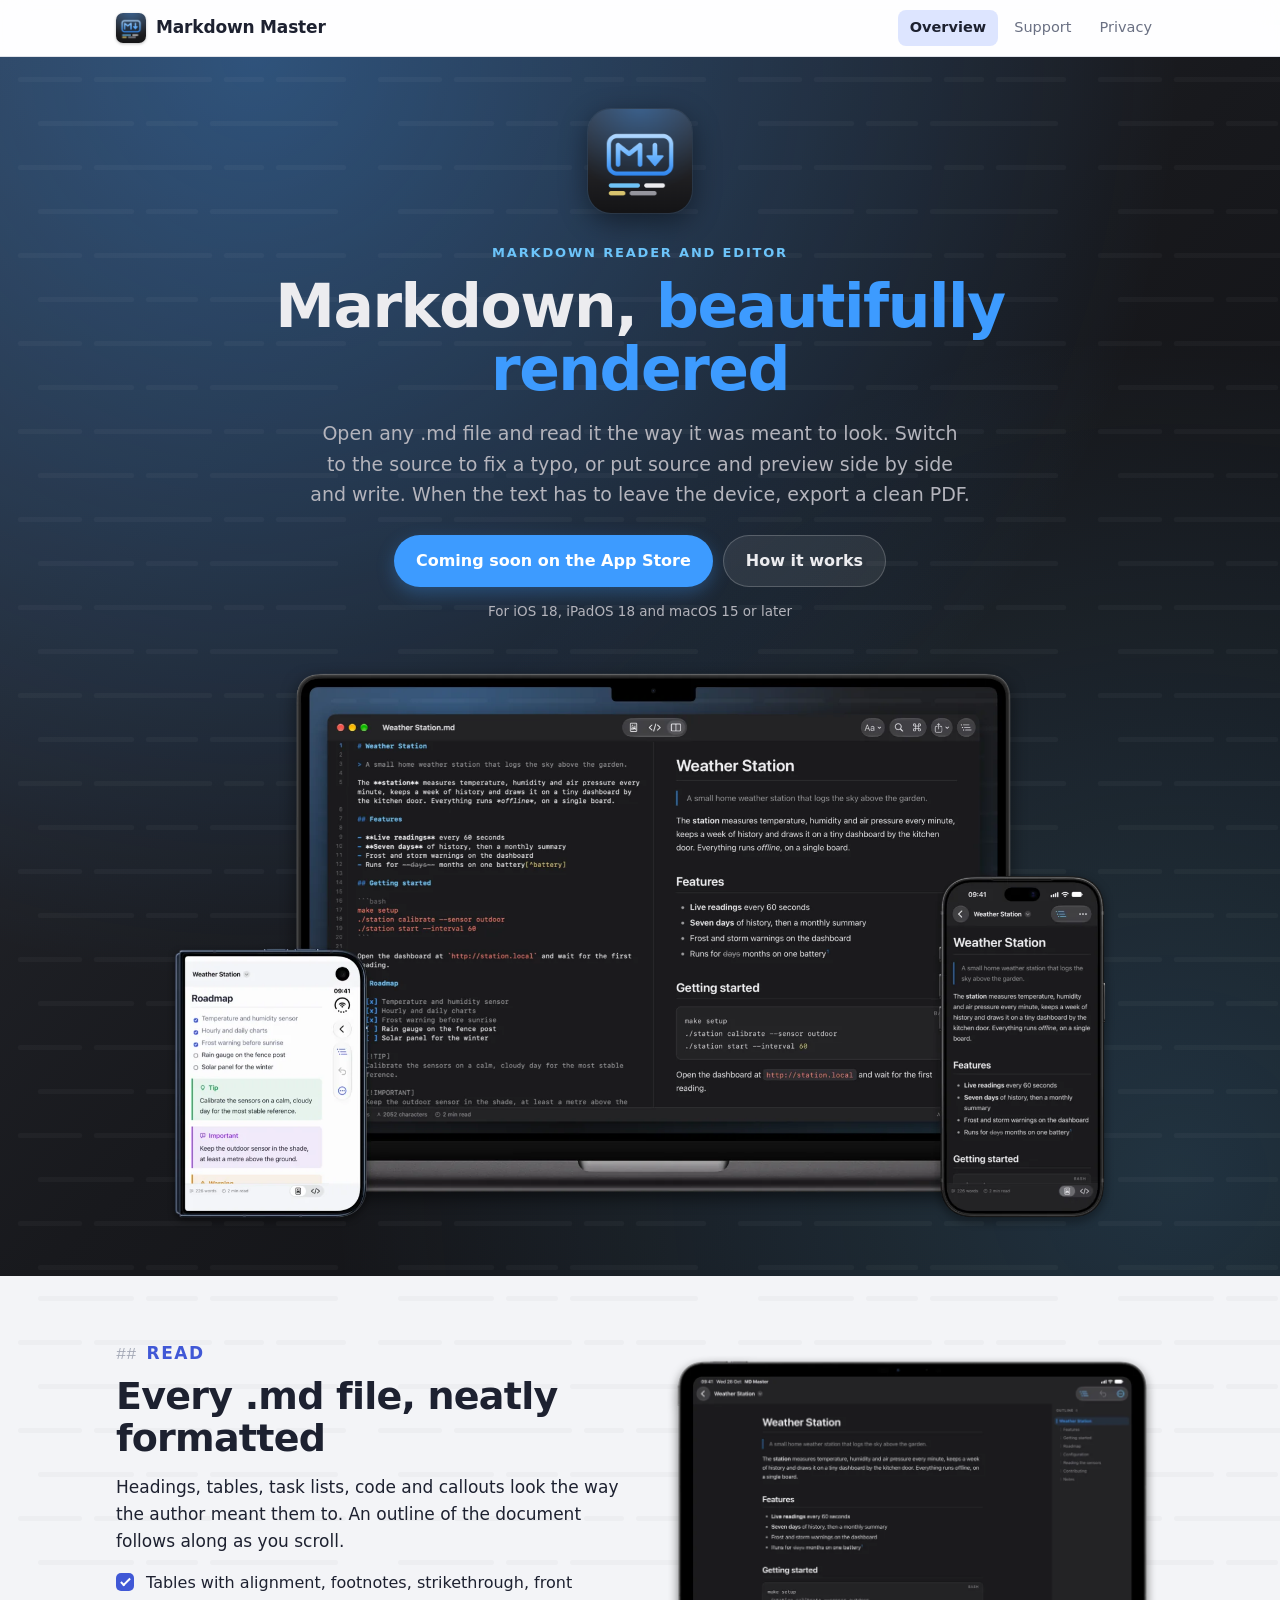
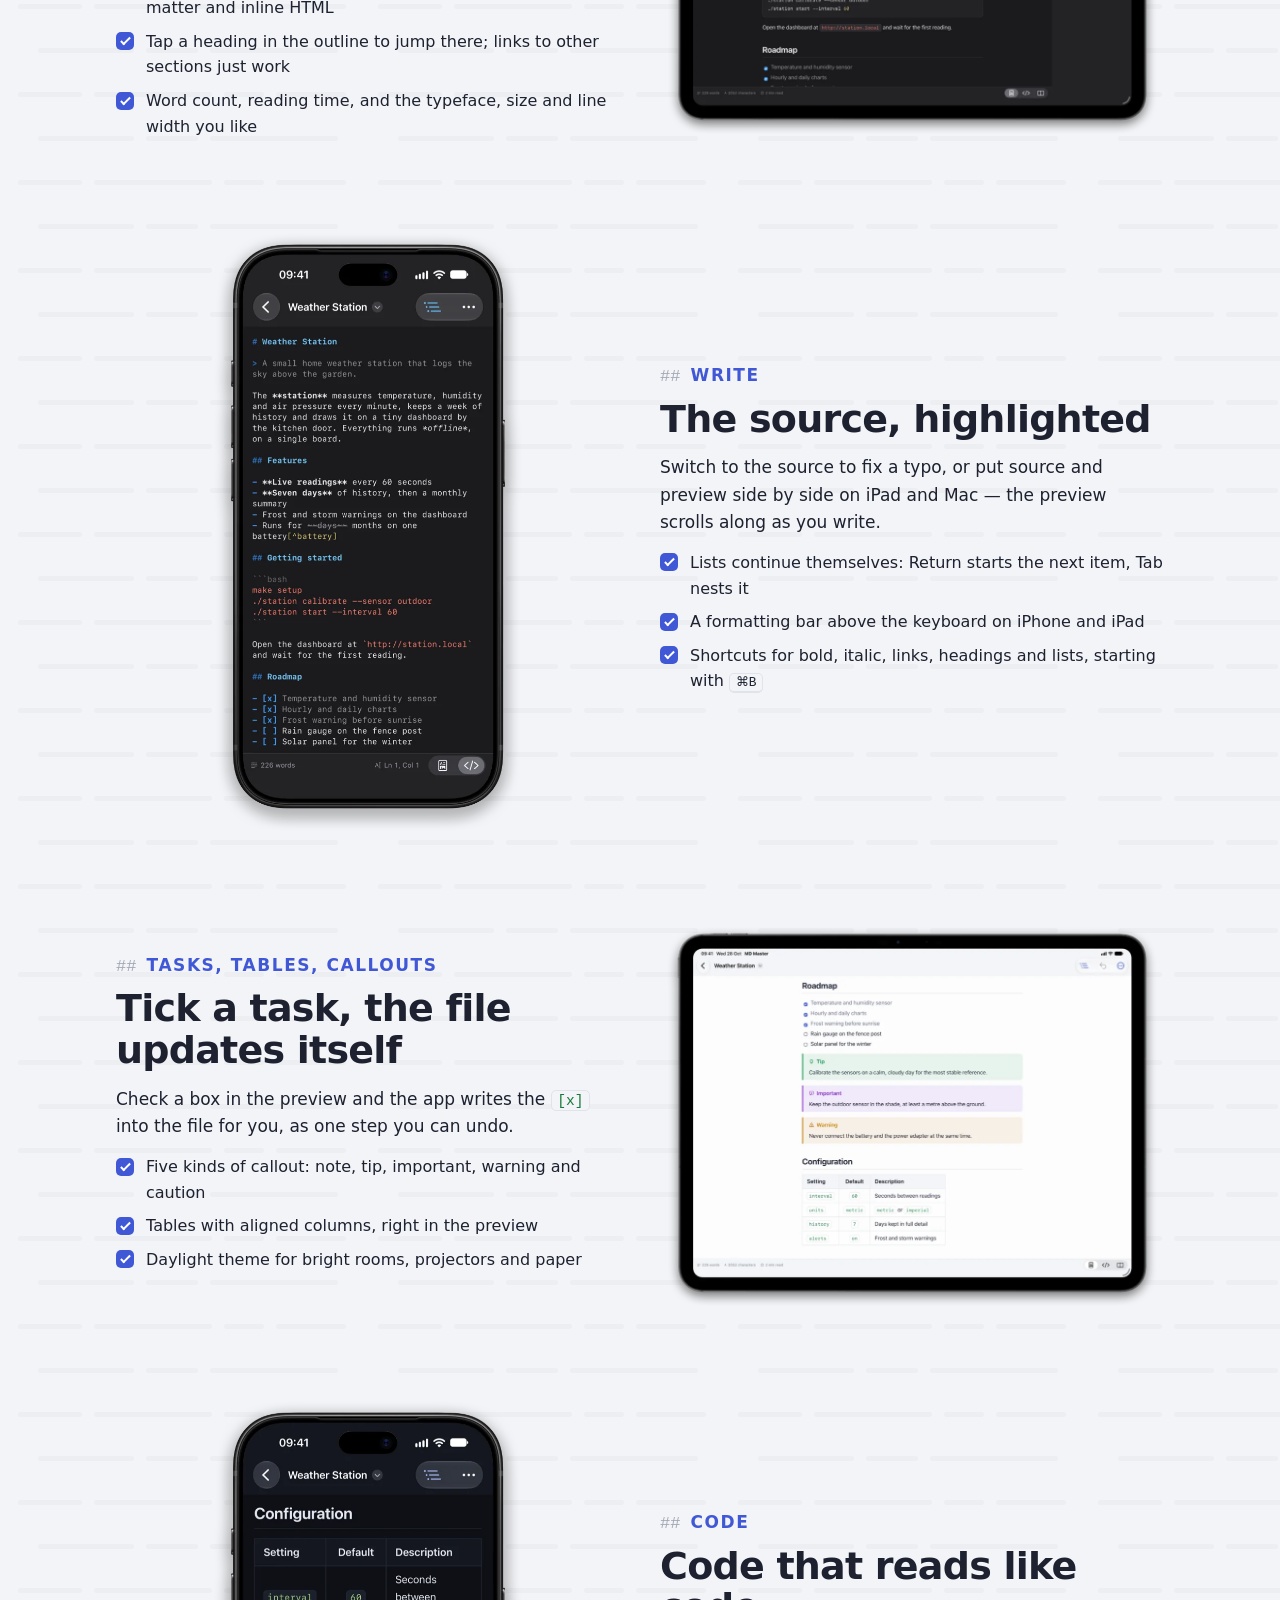
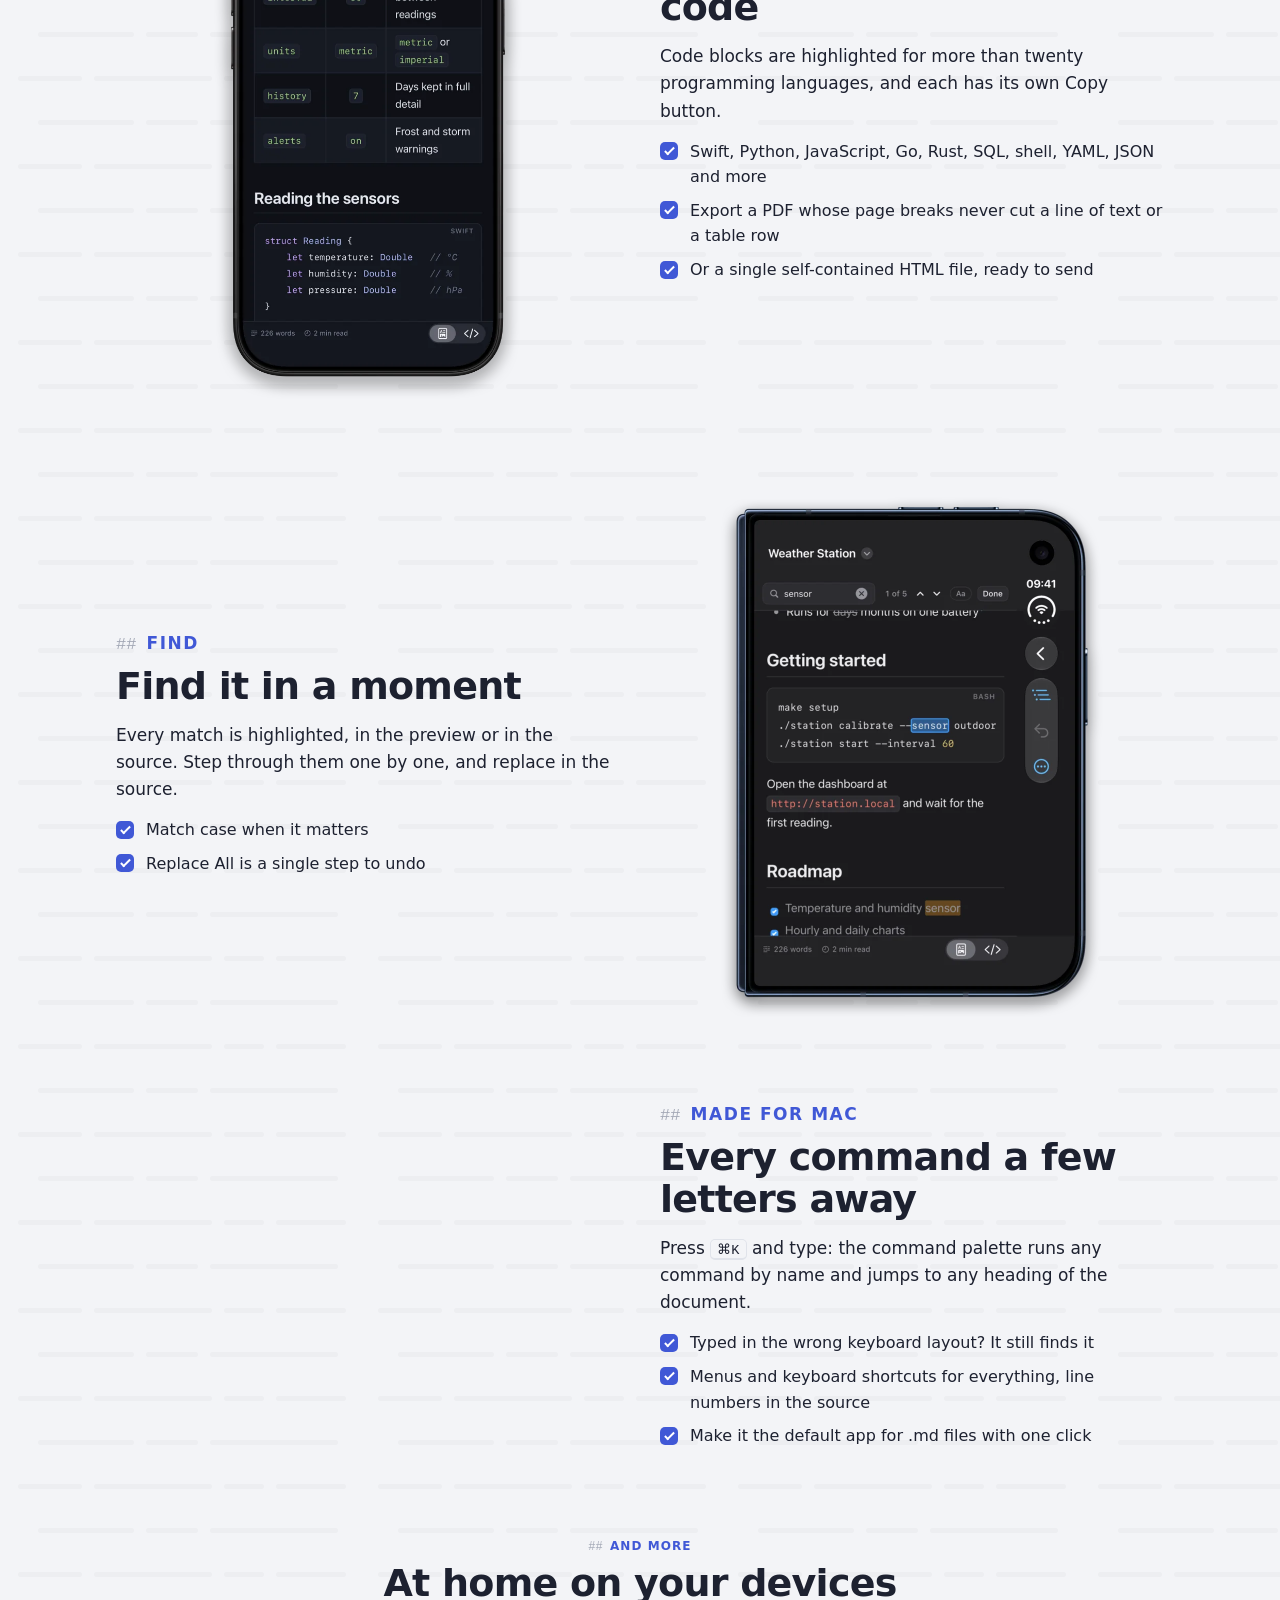
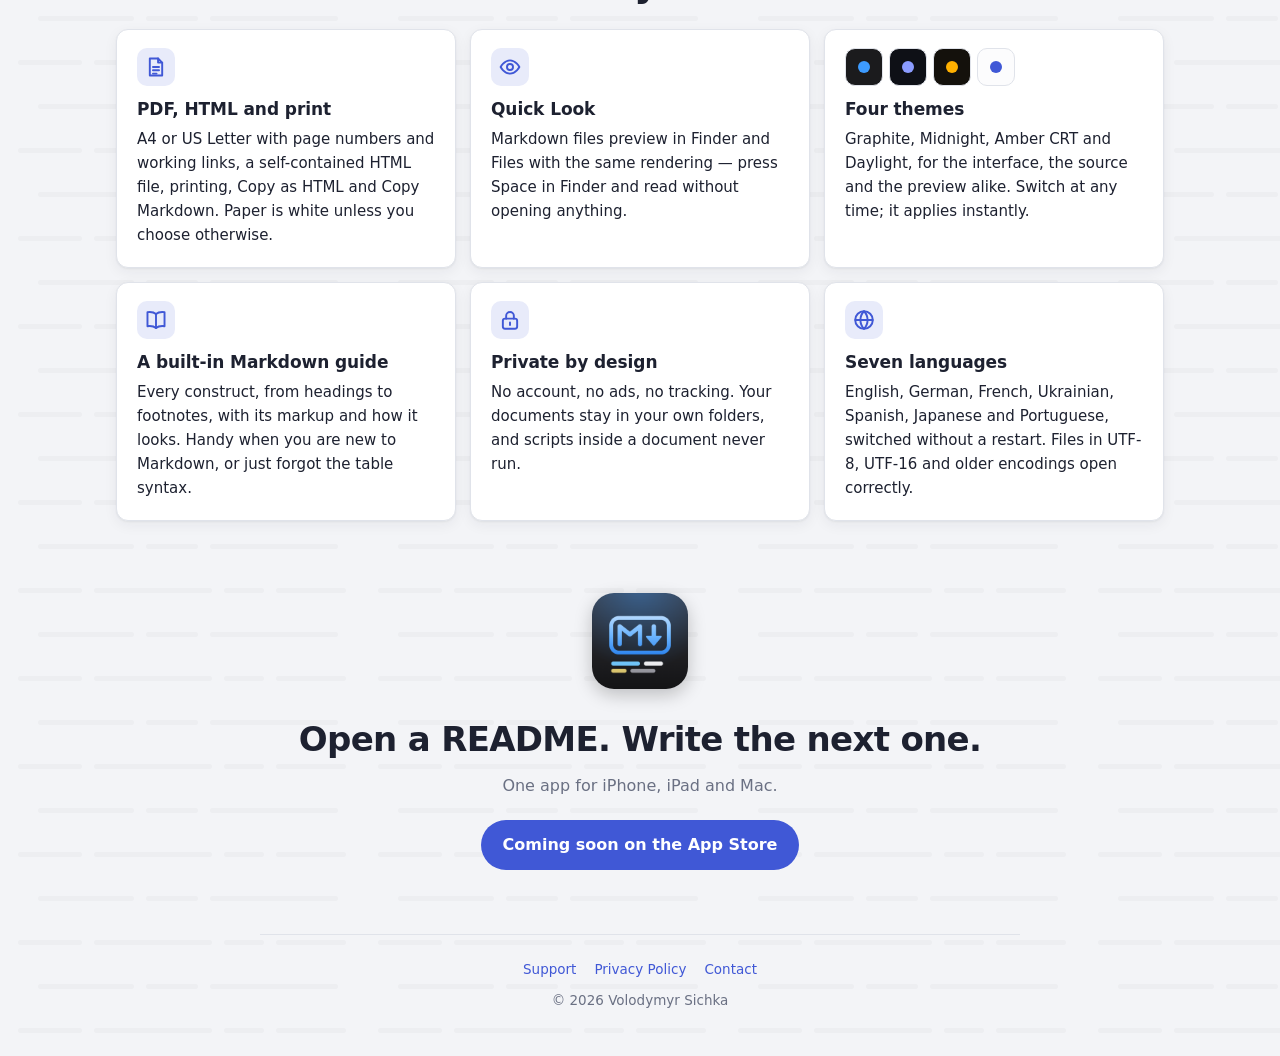
<file: index.html>
<!DOCTYPE html>
<html lang="en">
  <head>
    <meta charset="UTF-8" />
    <meta name="viewport" content="width=device-width, initial-scale=1" />
    <title>Markdown Master</title>
    <meta http-equiv="refresh" content="0; url=marketing.html" />
    <link rel="canonical" href="https://vybgss.github.io/markdown-master-docs/marketing.html" />
    <link rel="icon" type="image/png" href="assets/favicon.png" />
  </head>
  <body>
    <p><a href="marketing.html">Markdown Master</a></p>
  </body>
</html>
</file>
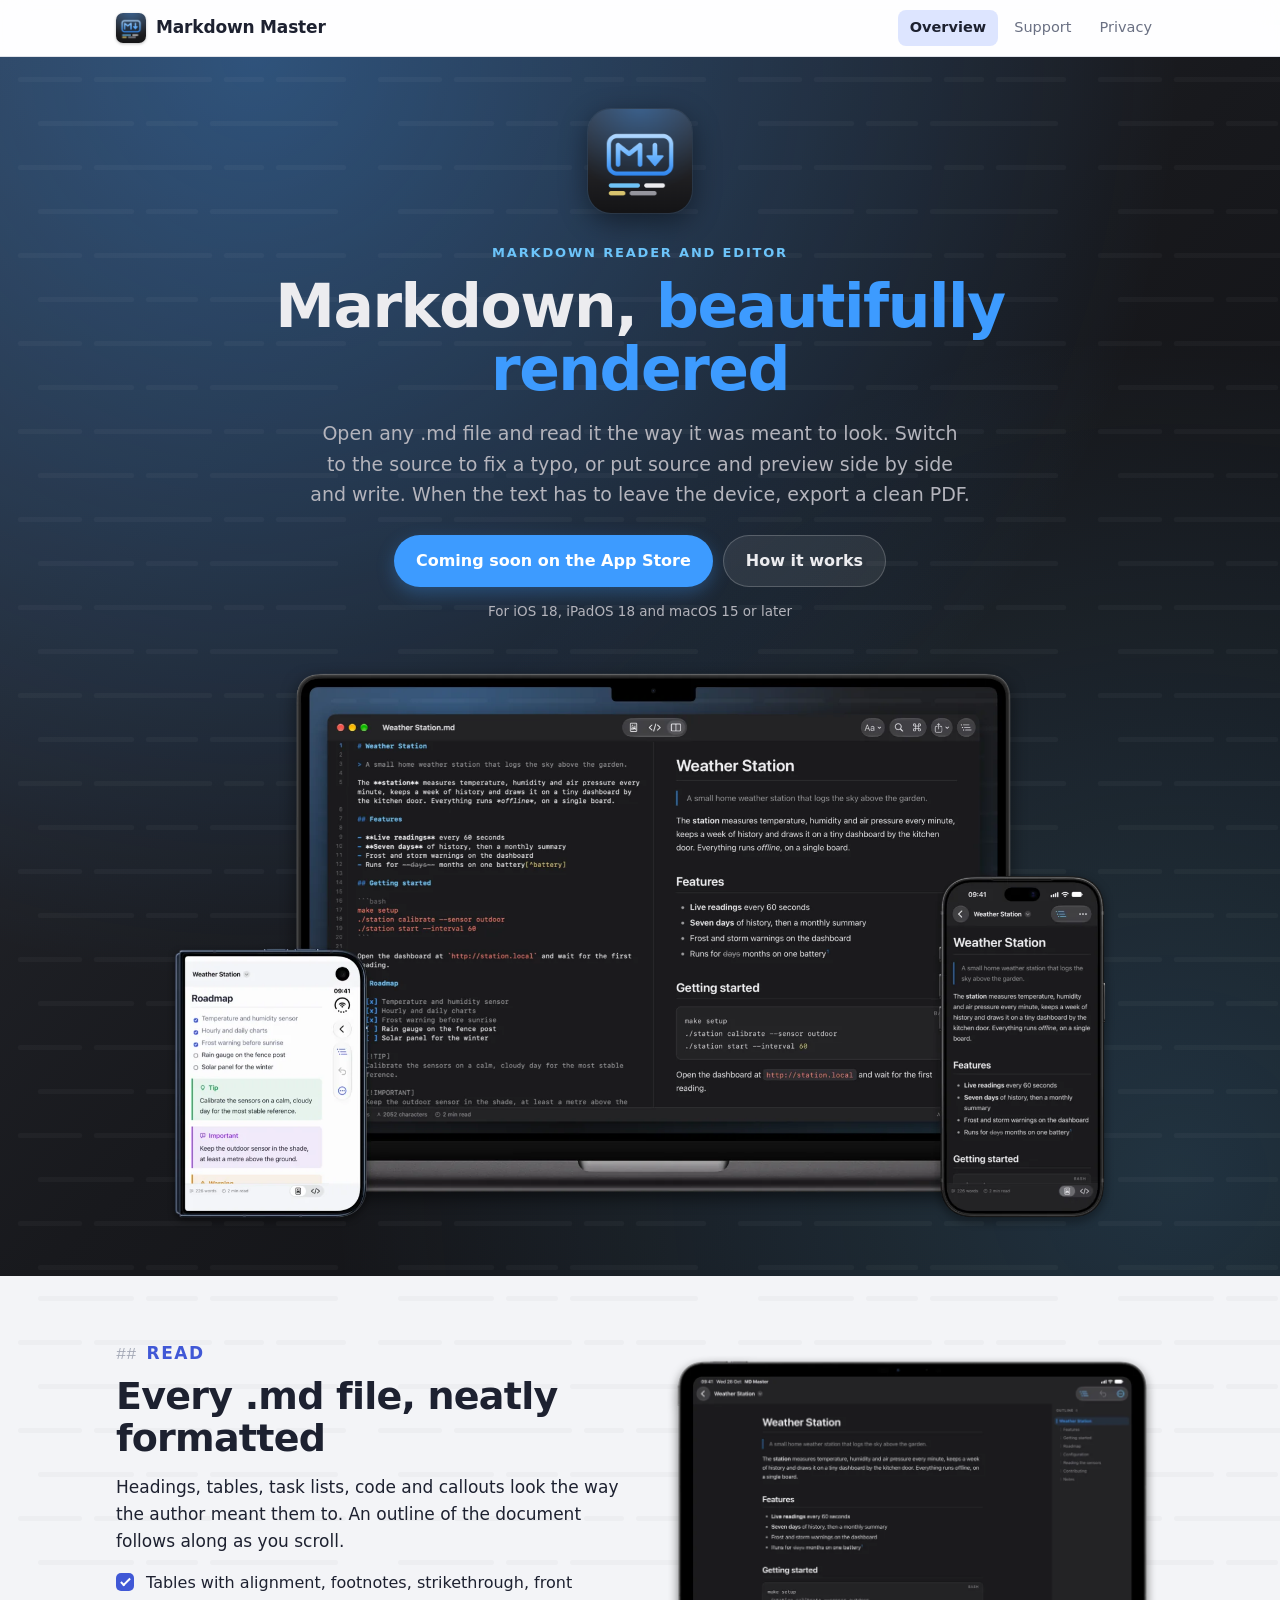
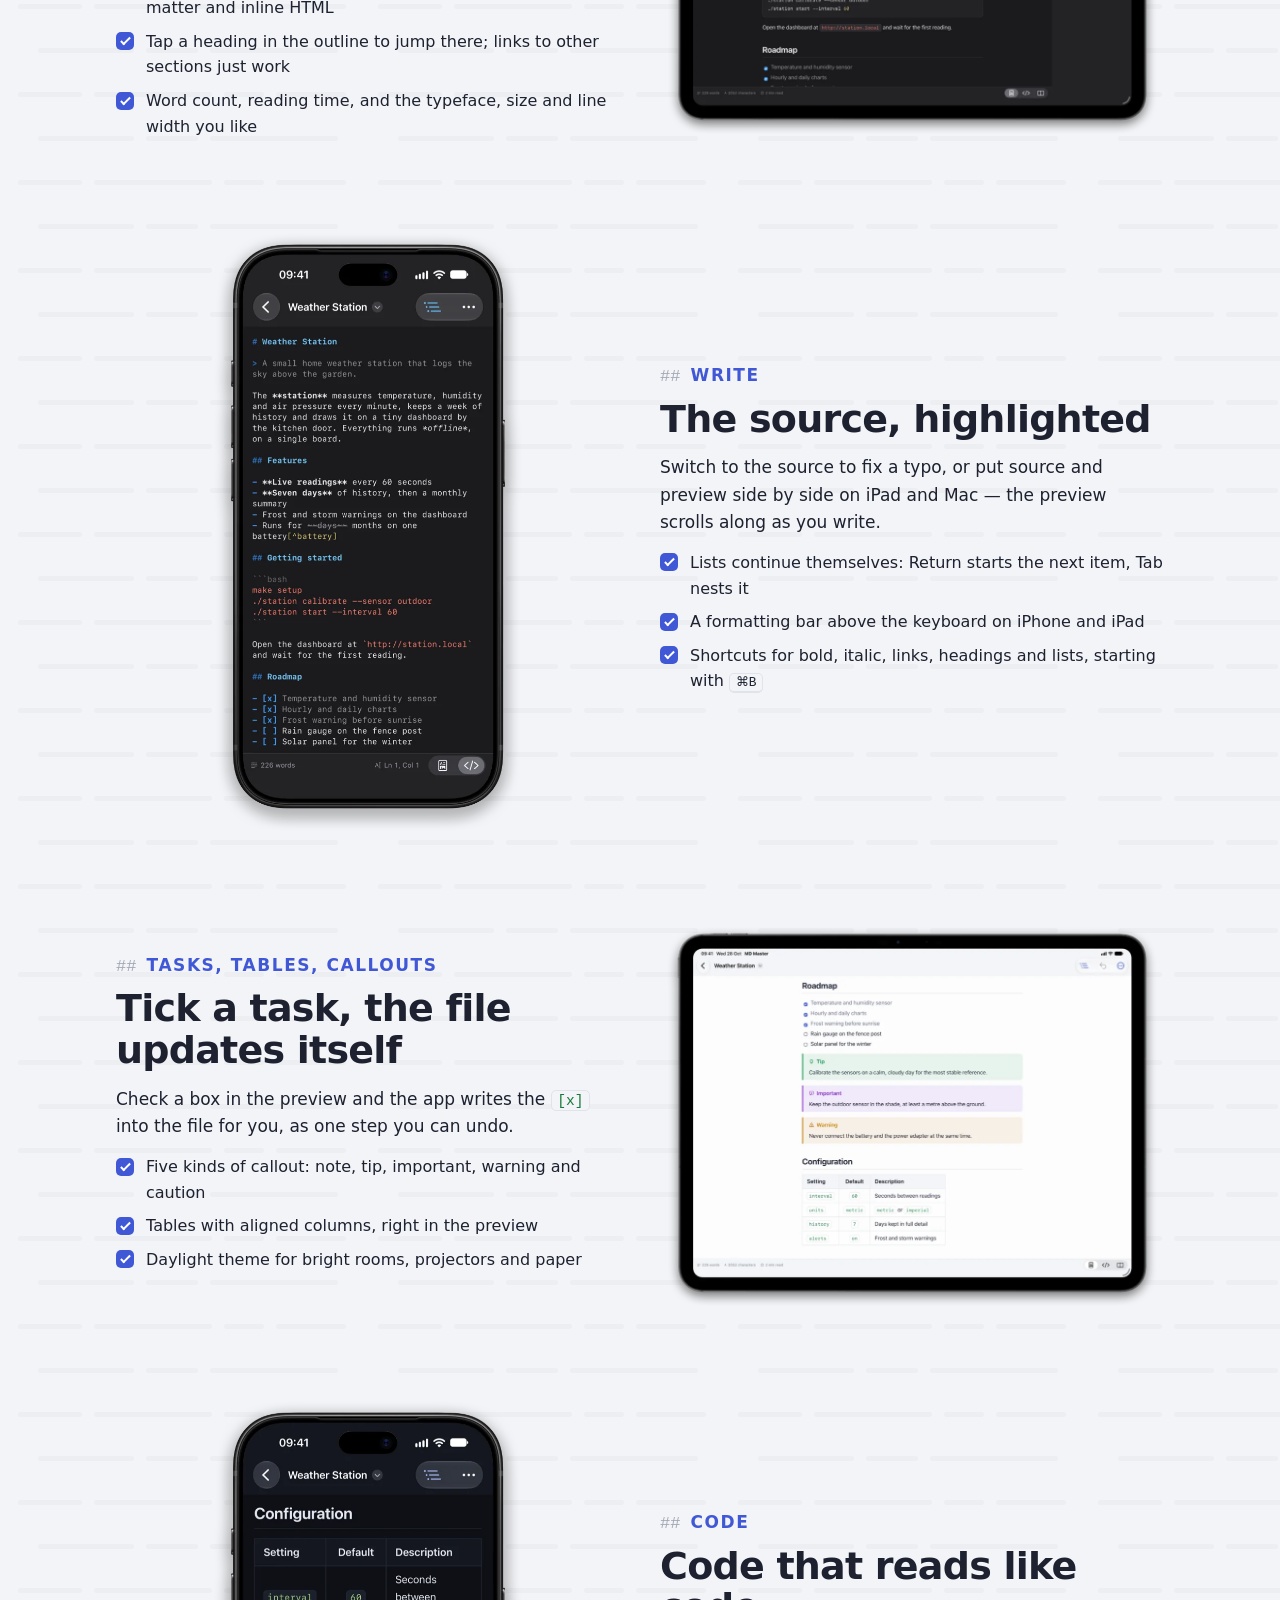
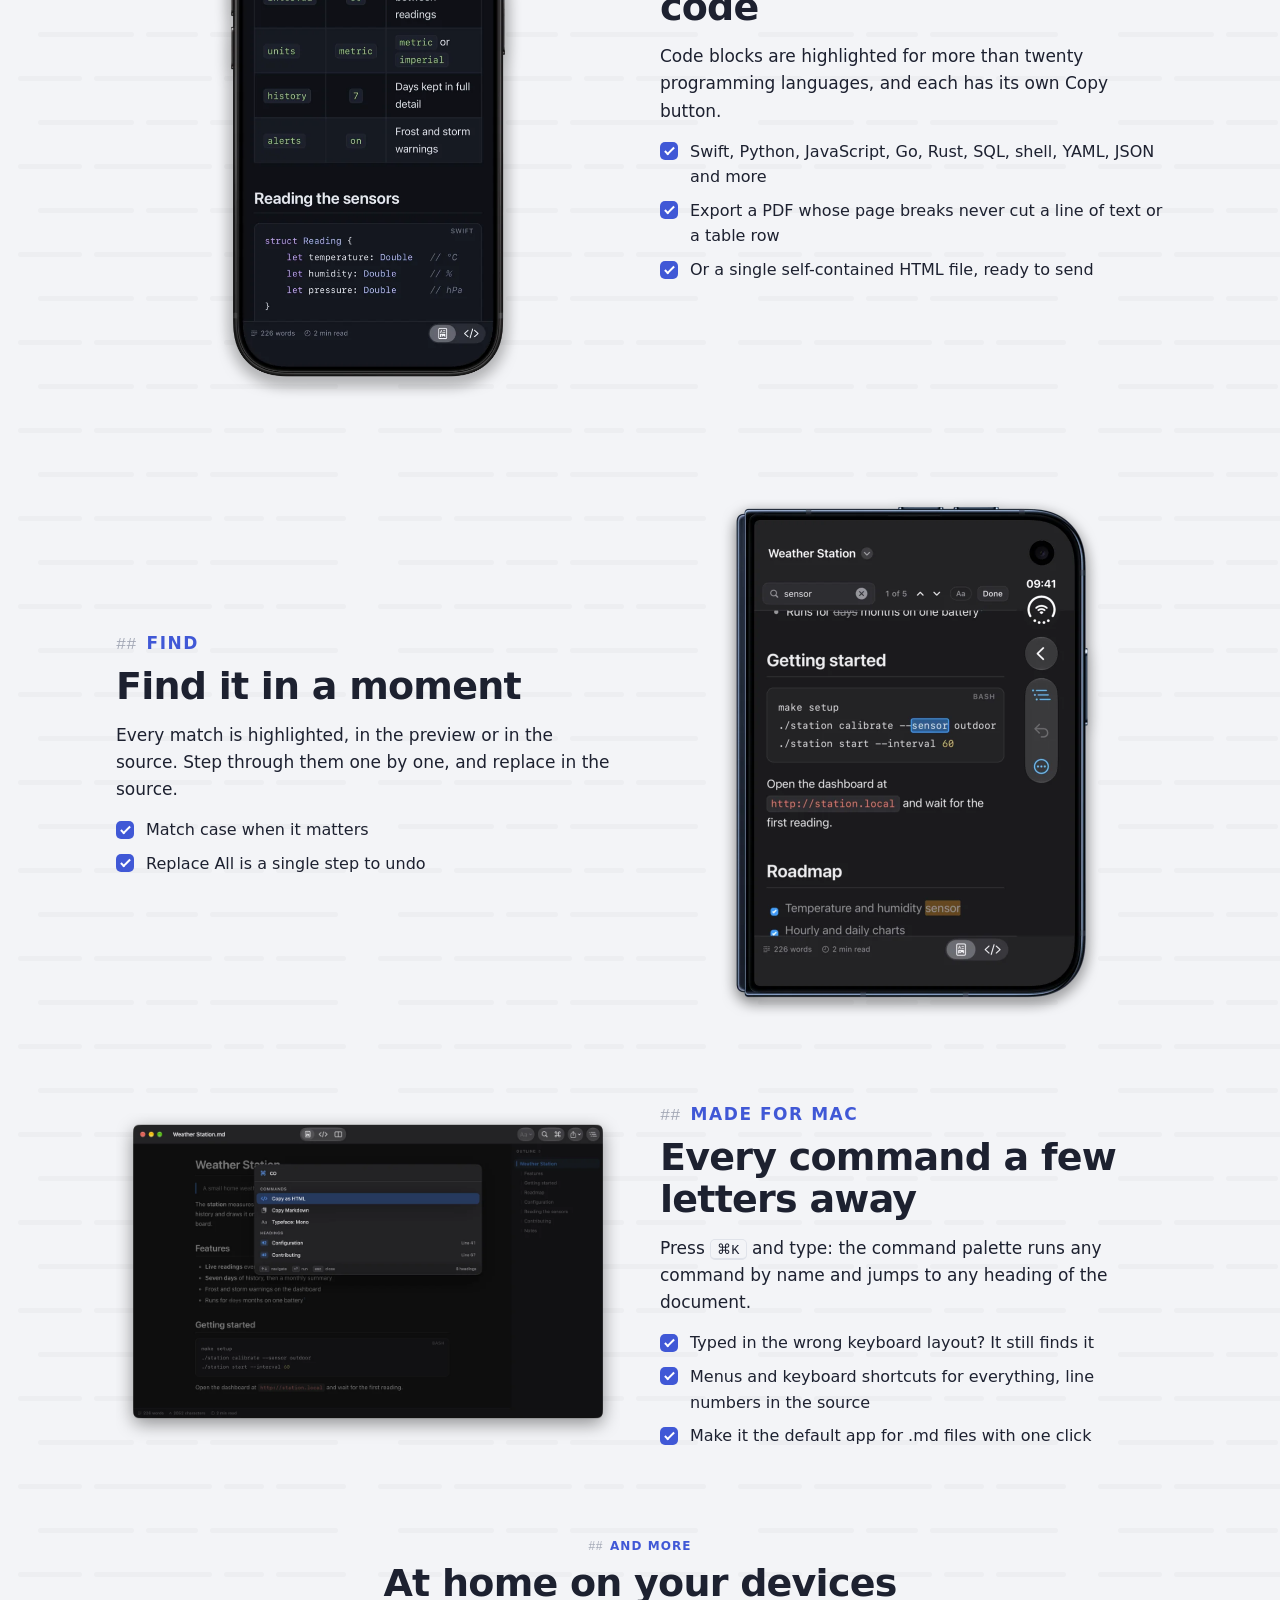
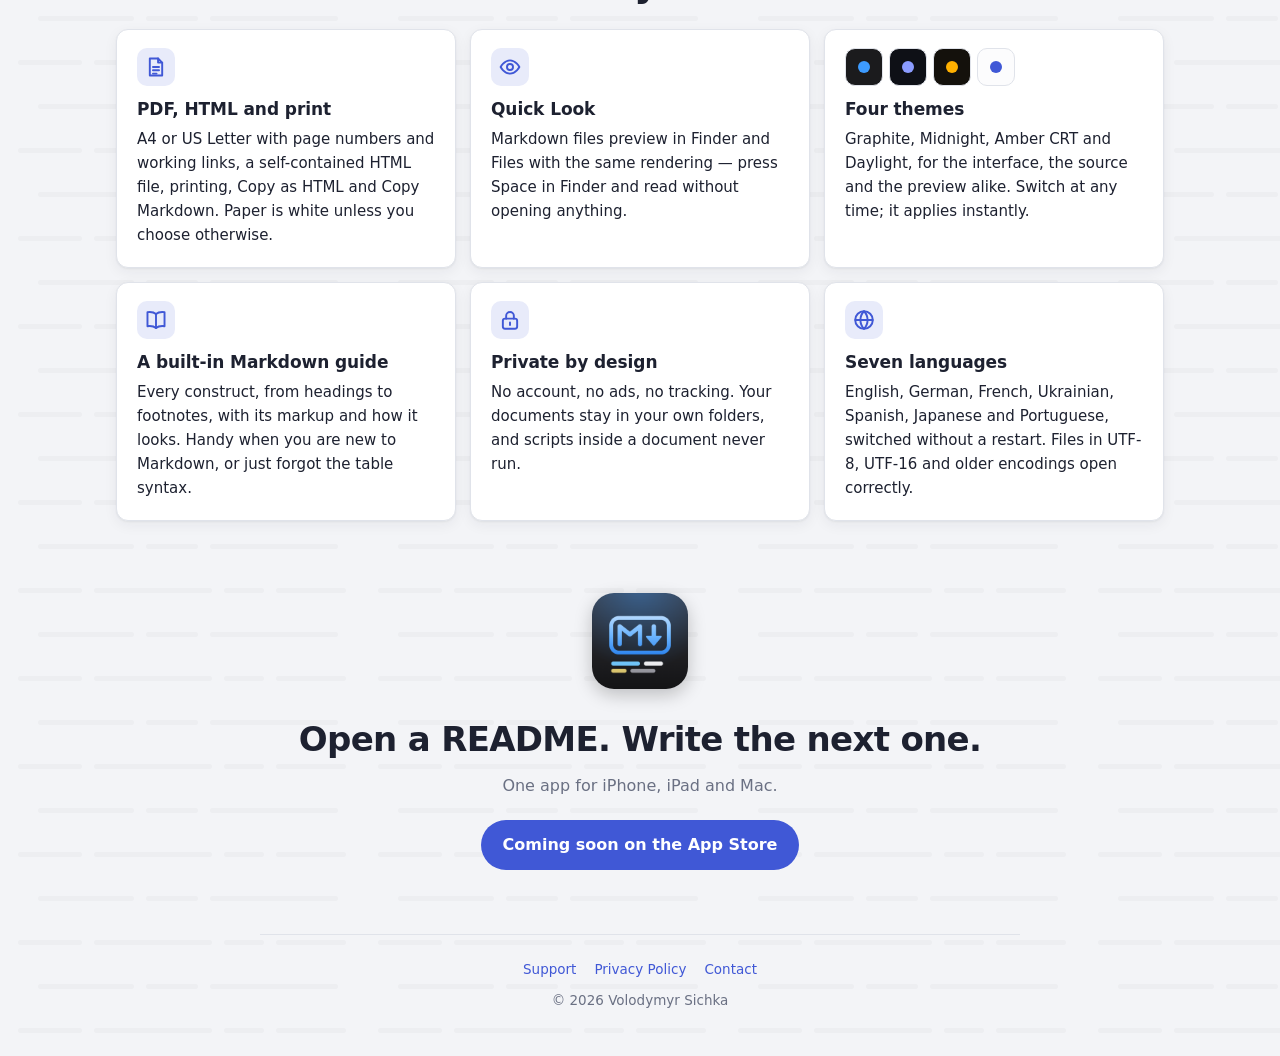
<file: marketing.html>
<!DOCTYPE html>
<html lang="en">

<head>
  <meta charset="UTF-8" />
  <meta name="viewport" content="width=device-width, initial-scale=1, viewport-fit=cover" />
  <title>Markdown Master — Markdown reader and editor for iPhone, iPad and Mac</title>
  <meta name="description"
    content="Markdown Master opens any .md file and shows it beautifully formatted. Edit the source with highlighting, write side by side with the preview and export clean PDFs. Native on iPhone, iPad and Mac." />
  <meta name="theme-color" content="#ffffff" media="(prefers-color-scheme: light)" />
  <meta name="theme-color" content="#232326" media="(prefers-color-scheme: dark)" />
  <meta property="og:type" content="website" />
  <meta property="og:title" content="Markdown Master — Markdown, beautifully rendered" />
  <meta property="og:description"
    content="Read Markdown formatted, edit the source with highlighting and export clean PDFs. Native on iPhone, iPad and Mac." />
  <meta property="og:image" content="https://vybgss.github.io/markdown-master-docs/assets/og-image.jpg" />
  <meta name="twitter:card" content="summary_large_image" />
  <link rel="icon" type="image/png" href="assets/favicon.png" />
  <link rel="apple-touch-icon" href="assets/apple-touch-icon.png" />
  <link rel="stylesheet" href="assets/site.css" />
</head>

<body>
  <header class="bar">
    <div class="bar-inner">
      <a class="brand" href="marketing.html"><img src="assets/icon.png" alt="" /><span>Markdown Master</span></a>
      <nav class="nav" aria-label="Site">
        <a href="marketing.html" aria-current="page">Overview</a>
        <a href="support.html">Support</a>
        <a href="privacy-policy.html">Privacy</a>
      </nav>
    </div>
  </header>

  <main>
    <section class="hero">
      <div class="hero-inner">
        <img class="hero-icon" src="assets/icon.png" width="104" height="104" alt="Markdown Master app icon" />
        <p class="kicker">Markdown reader and editor</p>
        <h1>Markdown, <span class="hl">beautifully rendered</span></h1>
        <p class="lede">
          Open any .md file and read it the way it was meant to look. Switch to the source to fix a typo, or put
          source and preview side by side and write. When the text has to leave the device, export a clean PDF.
        </p>
        <div class="actions">
          <!-- Becomes a link to the App Store page once the app is out. -->
          <span class="button primary">Coming soon on the App Store</span>
          <a class="button ghost" href="support.html">How it works</a>
        </div>
        <p class="requires">For iOS 18, iPadOS 18 and macOS 15 or later</p>

        <img class="devices" src="assets/img/hero-devices.webp" width="1800" height="1130"
          alt="Markdown Master on a MacBook with source and preview side by side, on an iPhone Duo with a task list in the Daylight theme, and on an iPhone with the formatted preview" />
      </div>
    </section>

    <div class="wide">
      <section class="feature">
        <div class="feature-text">
          <p class="label">Read</p>
          <h2>Every .md file, neatly formatted</h2>
          <p>
            Headings, tables, task lists, code and callouts look the way the author meant them to. An outline of
            the document follows along as you scroll.
          </p>
          <ul class="tasks">
            <li>Tables with alignment, footnotes, strikethrough, front matter and inline HTML</li>
            <li>Tap a heading in the outline to jump there; links to other sections just work</li>
            <li>Word count, reading time, and the typeface, size and line width you like</li>
          </ul>
        </div>
        <div class="feature-art">
          <img class="tablet" src="assets/img/ipad-read.webp" width="1040" height="821" loading="lazy"
            alt="iPad showing a formatted document with its outline in the sidebar" />
        </div>
      </section>

      <section class="feature flip">
        <div class="feature-text">
          <p class="label">Write</p>
          <h2>The source, highlighted</h2>
          <p>
            Switch to the source to fix a typo, or put source and preview side by side on iPad and Mac — the
            preview scrolls along as you write.
          </p>
          <ul class="tasks">
            <li>Lists continue themselves: Return starts the next item, Tab nests it</li>
            <li>A formatting bar above the keyboard on iPhone and iPad</li>
            <li>Shortcuts for bold, italic, links, headings and lists, starting with <kbd>⌘B</kbd></li>
          </ul>
        </div>
        <div class="feature-art">
          <img class="phone" src="assets/img/phone-write.webp" width="640" height="1214" loading="lazy"
            alt="iPhone showing the Markdown source with highlighted headings, emphasis, code and a task list" />
        </div>
      </section>

      <section class="feature">
        <div class="feature-text">
          <p class="label">Tasks, tables, callouts</p>
          <h2>Tick a task, the file updates itself</h2>
          <p>
            Check a box in the preview and the app writes the <code>[x]</code> into the file for you, as one
            step you can undo.
          </p>
          <ul class="tasks">
            <li>Five kinds of callout: note, tip, important, warning and caution</li>
            <li>Tables with aligned columns, right in the preview</li>
            <li>Daylight theme for bright rooms, projectors and paper</li>
          </ul>
        </div>
        <div class="feature-art">
          <img class="tablet" src="assets/img/ipad-tasks.webp" width="1040" height="821" loading="lazy"
            alt="iPad in the Daylight theme showing a task list, callouts and a table" />
        </div>
      </section>

      <section class="feature flip">
        <div class="feature-text">
          <p class="label">Code</p>
          <h2>Code that reads like code</h2>
          <p>
            Code blocks are highlighted for more than twenty programming languages, and each has its own Copy
            button.
          </p>
          <ul class="tasks">
            <li>Swift, Python, JavaScript, Go, Rust, SQL, shell, YAML, JSON and more</li>
            <li>Export a PDF whose page breaks never cut a line of text or a table row</li>
            <li>Or a single self-contained HTML file, ready to send</li>
          </ul>
        </div>
        <div class="feature-art">
          <img class="phone" src="assets/img/phone-code.webp" width="640" height="1214" loading="lazy"
            alt="iPhone in the Midnight theme showing a table and a highlighted code block" />
        </div>
      </section>

      <section class="feature">
        <div class="feature-text">
          <p class="label">Find</p>
          <h2>Find it in a moment</h2>
          <p>
            Every match is highlighted, in the preview or in the source. Step through them one by one, and
            replace in the source.
          </p>
          <ul class="tasks">
            <li>Match case when it matters</li>
            <li>Replace All is a single step to undo</li>
          </ul>
        </div>
        <div class="feature-art">
          <img class="duo" src="assets/img/duo-find.webp" width="800" height="1088" loading="lazy"
            alt="iPhone Duo showing the find bar and highlighted matches in the preview" />
        </div>
      </section>

      <section class="feature flip">
        <div class="feature-text">
          <p class="label">Made for Mac</p>
          <h2>Every command a few letters away</h2>
          <p>
            Press <kbd>⌘K</kbd> and type: the command palette runs any command by name and jumps to any heading of
            the document.
          </p>
          <ul class="tasks">
            <li>Typed in the wrong keyboard layout? It still finds it</li>
            <li>Menus and keyboard shortcuts for everything, line numbers in the source</li>
            <li>Make it the default app for .md files with one click</li>
          </ul>
        </div>
        <div class="feature-art">
          <img class="laptop" src="assets/img/mac-palette.webp" width="1288" height="846" loading="lazy"
            alt="The app's window on Mac with the command palette open over a document" />
        </div>
      </section>

      <section>
        <div class="section-head">
          <p class="label">And more</p>
          <h2>At home on your devices</h2>
        </div>
        <div class="grid">
          <div class="card">
            <span class="glyph" aria-hidden="true">
              <svg viewBox="0 0 16 16" width="22" height="22" fill="none" stroke="currentColor" stroke-width="1.4"
                stroke-linecap="round" stroke-linejoin="round">
                <path d="M3.5 1.8h6l3 3v9.4h-9z" />
                <path d="M9.5 1.8v3h3M5.8 8h4.4M5.8 10.4h4.4M5.8 12.8h2.6" />
              </svg>
            </span>
            <h3>PDF, HTML and print</h3>
            <p>A4 or US Letter with page numbers and working links, a self-contained HTML file, printing, Copy as
              HTML and Copy Markdown. Paper is white unless you choose otherwise.</p>
          </div>
          <div class="card">
            <span class="glyph" aria-hidden="true">
              <svg viewBox="0 0 16 16" width="22" height="22" fill="none" stroke="currentColor" stroke-width="1.4"
                stroke-linecap="round" stroke-linejoin="round">
                <path d="M1.2 8s2.5-4.8 6.8-4.8S14.8 8 14.8 8s-2.5 4.8-6.8 4.8S1.2 8 1.2 8z" />
                <circle cx="8" cy="8" r="2.2" />
              </svg>
            </span>
            <h3>Quick Look</h3>
            <p>Markdown files preview in Finder and Files with the same rendering — press Space in Finder and
              read without opening anything.</p>
          </div>
          <div class="card">
            <span class="swatches" aria-hidden="true">
              <span class="swatch" style="background: #1b1b1d; --dot: #3d9bff"></span>
              <span class="swatch" style="background: #0e1016; --dot: #8b9cff"></span>
              <span class="swatch" style="background: #14110c; --dot: #ffb000"></span>
              <span class="swatch" style="background: #fcfcfd; --dot: #4058d6"></span>
            </span>
            <h3>Four themes</h3>
            <p>Graphite, Midnight, Amber CRT and Daylight, for the interface, the source and the preview alike.
              Switch at any time; it applies instantly.</p>
          </div>
          <div class="card">
            <span class="glyph" aria-hidden="true">
              <svg viewBox="0 0 16 16" width="22" height="22" fill="none" stroke="currentColor" stroke-width="1.4"
                stroke-linecap="round" stroke-linejoin="round">
                <path d="M8 3.6C6.6 2.4 4.4 2 1.8 2.3v10.2c2.6-.3 4.8.1 6.2 1.3 1.4-1.2 3.6-1.6 6.2-1.3V2.3C11.6 2 9.4 2.4 8 3.6z" />
                <path d="M8 3.6v10.2" />
              </svg>
            </span>
            <h3>A built-in Markdown guide</h3>
            <p>Every construct, from headings to footnotes, with its markup and how it looks. Handy when you are
              new to Markdown, or just forgot the table syntax.</p>
          </div>
          <div class="card">
            <span class="glyph" aria-hidden="true">
              <svg viewBox="0 0 16 16" width="22" height="22" fill="none" stroke="currentColor" stroke-width="1.4"
                stroke-linecap="round" stroke-linejoin="round">
                <rect x="2.8" y="7" width="10.4" height="7.4" rx="1.6" />
                <path d="M5.2 7V5a2.8 2.8 0 0 1 5.6 0v2M8 9.8v1.8" />
              </svg>
            </span>
            <h3>Private by design</h3>
            <p>No account, no ads, no tracking. Your documents stay in your own folders, and scripts inside a
              document never run.</p>
          </div>
          <div class="card">
            <span class="glyph" aria-hidden="true">
              <svg viewBox="0 0 16 16" width="22" height="22" fill="none" stroke="currentColor" stroke-width="1.4"
                stroke-linecap="round" stroke-linejoin="round">
                <circle cx="8" cy="8" r="6.4" />
                <path d="M1.8 8h12.4M8 1.6c1.8 1.8 2.6 4 2.6 6.4S9.8 12.6 8 14.4C6.2 12.6 5.4 10.4 5.4 8S6.2 3.4 8 1.6z" />
              </svg>
            </span>
            <h3>Seven languages</h3>
            <p>English, German, French, Ukrainian, Spanish, Japanese and Portuguese, switched without a restart.
              Files in UTF-8, UTF-16 and older encodings open correctly.</p>
          </div>
        </div>
      </section>

      <section class="closing">
        <img src="assets/icon.png" width="96" height="96" alt="Markdown Master app icon" />
        <h2>Open a README. Write the next one.</h2>
        <p>One app for iPhone, iPad and Mac.</p>
        <!-- Becomes a link to the App Store page once the app is out. -->
        <span class="button solid">Coming soon on the App Store</span>
      </section>
    </div>
  </main>

  <footer class="foot">
    <nav aria-label="Footer">
      <a href="support.html">Support</a>
      <a href="privacy-policy.html">Privacy Policy</a>
      <a href="mailto:volodymyr.sichka@gmail.com?subject=Markdown%20Master">Contact</a>
    </nav>
    <p>© 2026 Volodymyr Sichka</p>
  </footer>
</body>

</html>
</file>
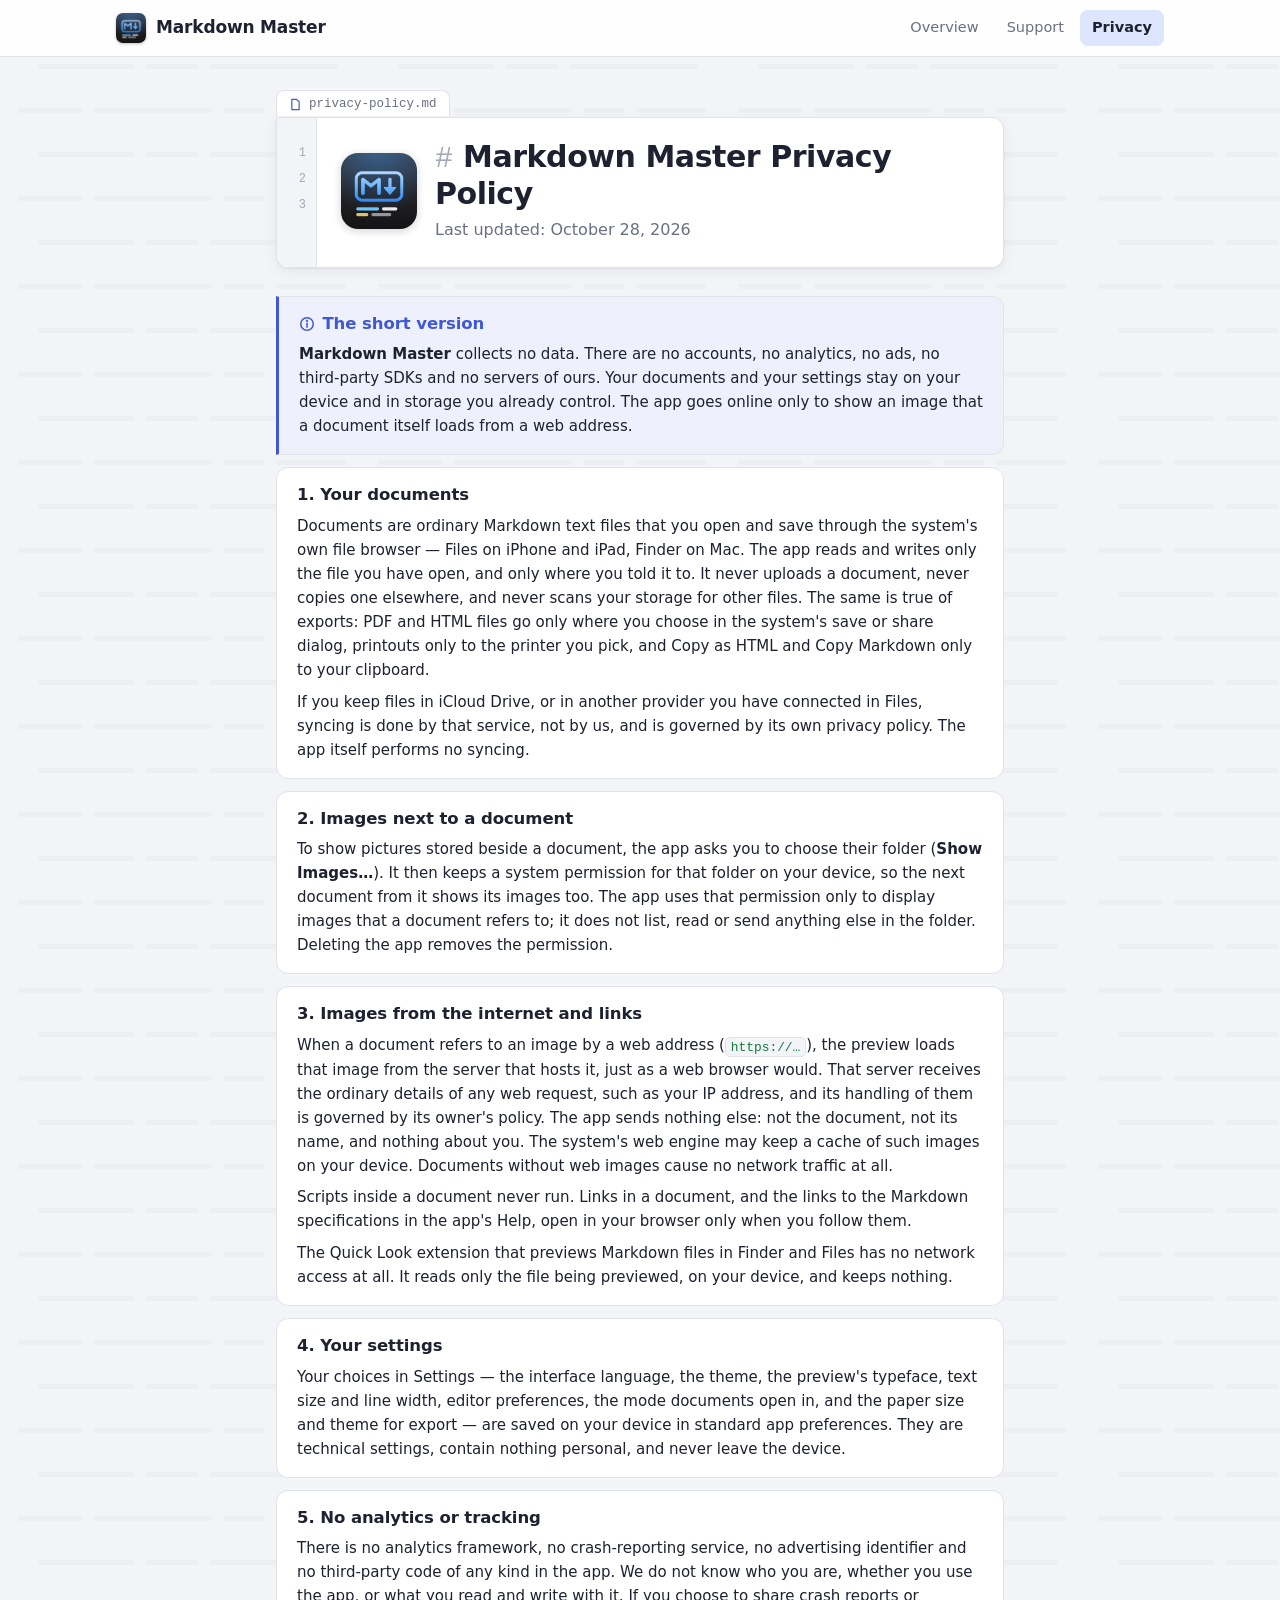
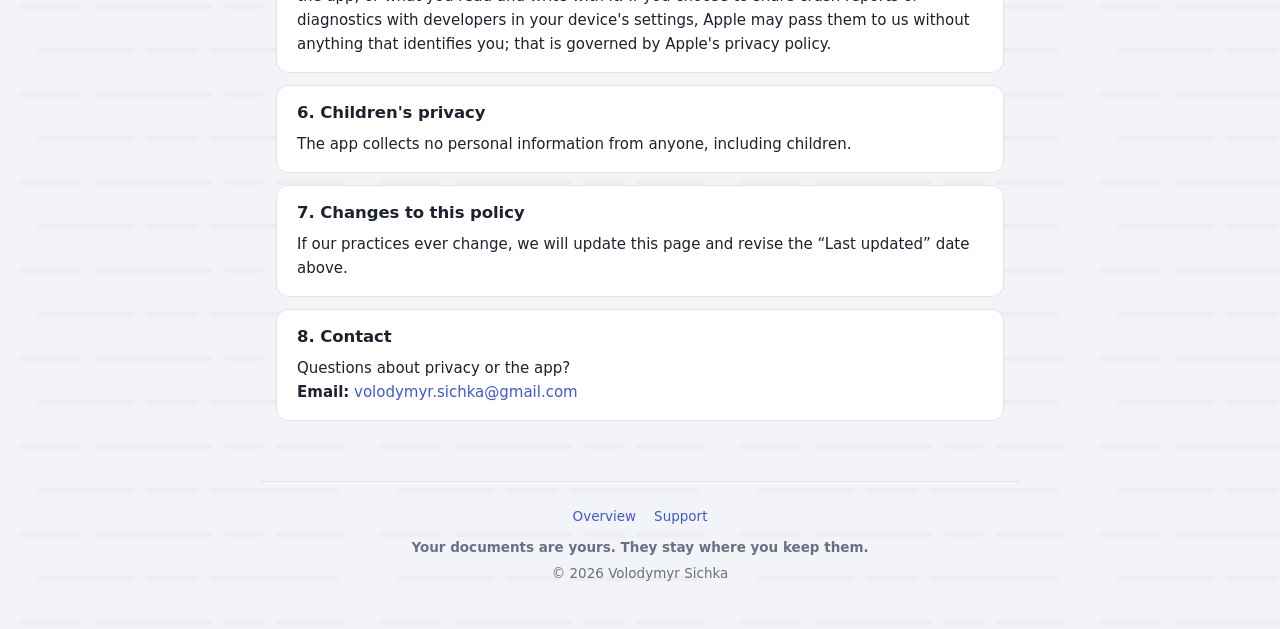
<file: privacy-policy.html>
<!DOCTYPE html>
<html lang="en">

<head>
  <meta charset="UTF-8" />
  <meta name="viewport" content="width=device-width, initial-scale=1, viewport-fit=cover" />
  <title>Markdown Master — Privacy Policy</title>
  <meta name="description"
    content="Markdown Master collects no data: no accounts, no analytics, no ads and no servers. Your documents stay on your device." />
  <meta name="theme-color" content="#ffffff" media="(prefers-color-scheme: light)" />
  <meta name="theme-color" content="#232326" media="(prefers-color-scheme: dark)" />
  <link rel="icon" type="image/png" href="assets/favicon.png" />
  <link rel="apple-touch-icon" href="assets/apple-touch-icon.png" />
  <link rel="stylesheet" href="assets/site.css" />
</head>

<body>
  <header class="bar">
    <div class="bar-inner">
      <a class="brand" href="marketing.html"><img src="assets/icon.png" alt="" /><span>Markdown Master</span></a>
      <nav class="nav" aria-label="Site">
        <a href="marketing.html">Overview</a>
        <a href="support.html">Support</a>
        <a href="privacy-policy.html" aria-current="page">Privacy</a>
      </nav>
    </div>
  </header>

  <main class="page">
    <div class="doc">
      <div class="doc-tab" aria-hidden="true">
        <svg viewBox="0 0 16 16" width="13" height="13" fill="none" stroke="currentColor" stroke-width="1.5"
          stroke-linejoin="round">
          <path d="M3.5 1.8h6l3 3v9.4h-9z" />
        </svg>
        privacy-policy.md
      </div>
      <div class="doc-body">
        <div class="doc-gutter" aria-hidden="true">1
2
3</div>
        <div class="doc-main">
          <img src="assets/icon.png" width="76" height="76" alt="Markdown Master app icon" />
          <div>
            <h1><span class="md" aria-hidden="true">#</span>Markdown Master Privacy Policy</h1>
            <p>Last updated: October 28, 2026</p>
          </div>
        </div>
      </div>
    </div>

    <div class="card callout">
      <h2>
        <svg viewBox="0 0 16 16" width="16" height="16" fill="none" stroke="currentColor" stroke-width="1.5"
          stroke-linecap="round" stroke-linejoin="round" aria-hidden="true">
          <circle cx="8" cy="8" r="6.25" />
          <path d="M8 7.2v4" />
          <circle cx="8" cy="4.9" r=".4" fill="currentColor" />
        </svg>
        The short version
      </h2>
      <p>
        <strong>Markdown Master</strong> collects no data. There are no accounts, no analytics, no ads, no
        third-party SDKs and no servers of ours. Your documents and your settings stay on your device and in
        storage you already control. The app goes online only to show an image that a document itself loads from a
        web address.
      </p>
    </div>

    <div class="card">
      <h2>1. Your documents</h2>
      <p>
        Documents are ordinary Markdown text files that you open and save through the system's own file browser —
        Files on iPhone and iPad, Finder on Mac. The app reads and writes only the file you have open, and only
        where you told it to. It never uploads a document, never copies one elsewhere, and never scans your storage
        for other files. The same is true of exports: PDF and HTML files go only where you choose in the system's
        save or share dialog, printouts only to the printer you pick, and Copy as HTML and Copy Markdown only to
        your clipboard.
      </p>
      <p>
        If you keep files in iCloud Drive, or in another provider you have connected in Files, syncing is done by
        that service, not by us, and is governed by its own privacy policy. The app itself performs no syncing.
      </p>
    </div>

    <div class="card">
      <h2>2. Images next to a document</h2>
      <p>
        To show pictures stored beside a document, the app asks you to choose their folder (<strong>Show
        Images…</strong>). It then keeps a system permission for that folder on your device, so the next document
        from it shows its images too. The app uses that permission only to display images that a document refers
        to; it does not list, read or send anything else in the folder. Deleting the app removes the permission.
      </p>
    </div>

    <div class="card">
      <h2>3. Images from the internet and links</h2>
      <p>
        When a document refers to an image by a web address (<code>https://…</code>), the preview loads that image
        from the server that hosts it, just as a web browser would. That server receives the ordinary details of
        any web request, such as your IP address, and its handling of them is governed by its owner's policy. The
        app sends nothing else: not the document, not its name, and nothing about you. The system's web engine may
        keep a cache of such images on your device. Documents without web images cause no network traffic at all.
      </p>
      <p>
        Scripts inside a document never run. Links in a document, and the links to the Markdown specifications in
        the app's Help, open in your browser only when you follow them.
      </p>
      <p>
        The Quick Look extension that previews Markdown files in Finder and Files has no network access at all. It
        reads only the file being previewed, on your device, and keeps nothing.
      </p>
    </div>

    <div class="card">
      <h2>4. Your settings</h2>
      <p>
        Your choices in Settings — the interface language, the theme, the preview's typeface, text size and line
        width, editor preferences, the mode documents open in, and the paper size and theme for export — are saved
        on your device in standard app preferences. They are technical settings, contain nothing personal, and
        never leave the device.
      </p>
    </div>

    <div class="card">
      <h2>5. No analytics or tracking</h2>
      <p>
        There is no analytics framework, no crash-reporting service, no advertising identifier and no third-party
        code of any kind in the app. We do not know who you are, whether you use the app, or what you read and
        write with it. If you choose to share crash reports or diagnostics with developers in your device's
        settings, Apple may pass them to us without anything that identifies you; that is governed by Apple's
        privacy policy.
      </p>
    </div>

    <div class="card">
      <h2>6. Children's privacy</h2>
      <p>
        The app collects no personal information from anyone, including children.
      </p>
    </div>

    <div class="card">
      <h2>7. Changes to this policy</h2>
      <p>
        If our practices ever change, we will update this page and revise the “Last updated” date above.
      </p>
    </div>

    <div class="card" id="contact">
      <h2>8. Contact</h2>
      <p>
        Questions about privacy or the app?<br />
        <strong>Email:</strong>
        <a href="mailto:volodymyr.sichka@gmail.com?subject=Markdown%20Master%20privacy">volodymyr.sichka@gmail.com</a>
      </p>
    </div>
  </main>

  <footer class="foot">
    <nav aria-label="Footer">
      <a href="marketing.html">Overview</a>
      <a href="support.html">Support</a>
    </nav>
    <p class="motto">Your documents are yours. They stay where you keep them.</p>
    <p>© 2026 Volodymyr Sichka</p>
  </footer>
</body>

</html>
</file>
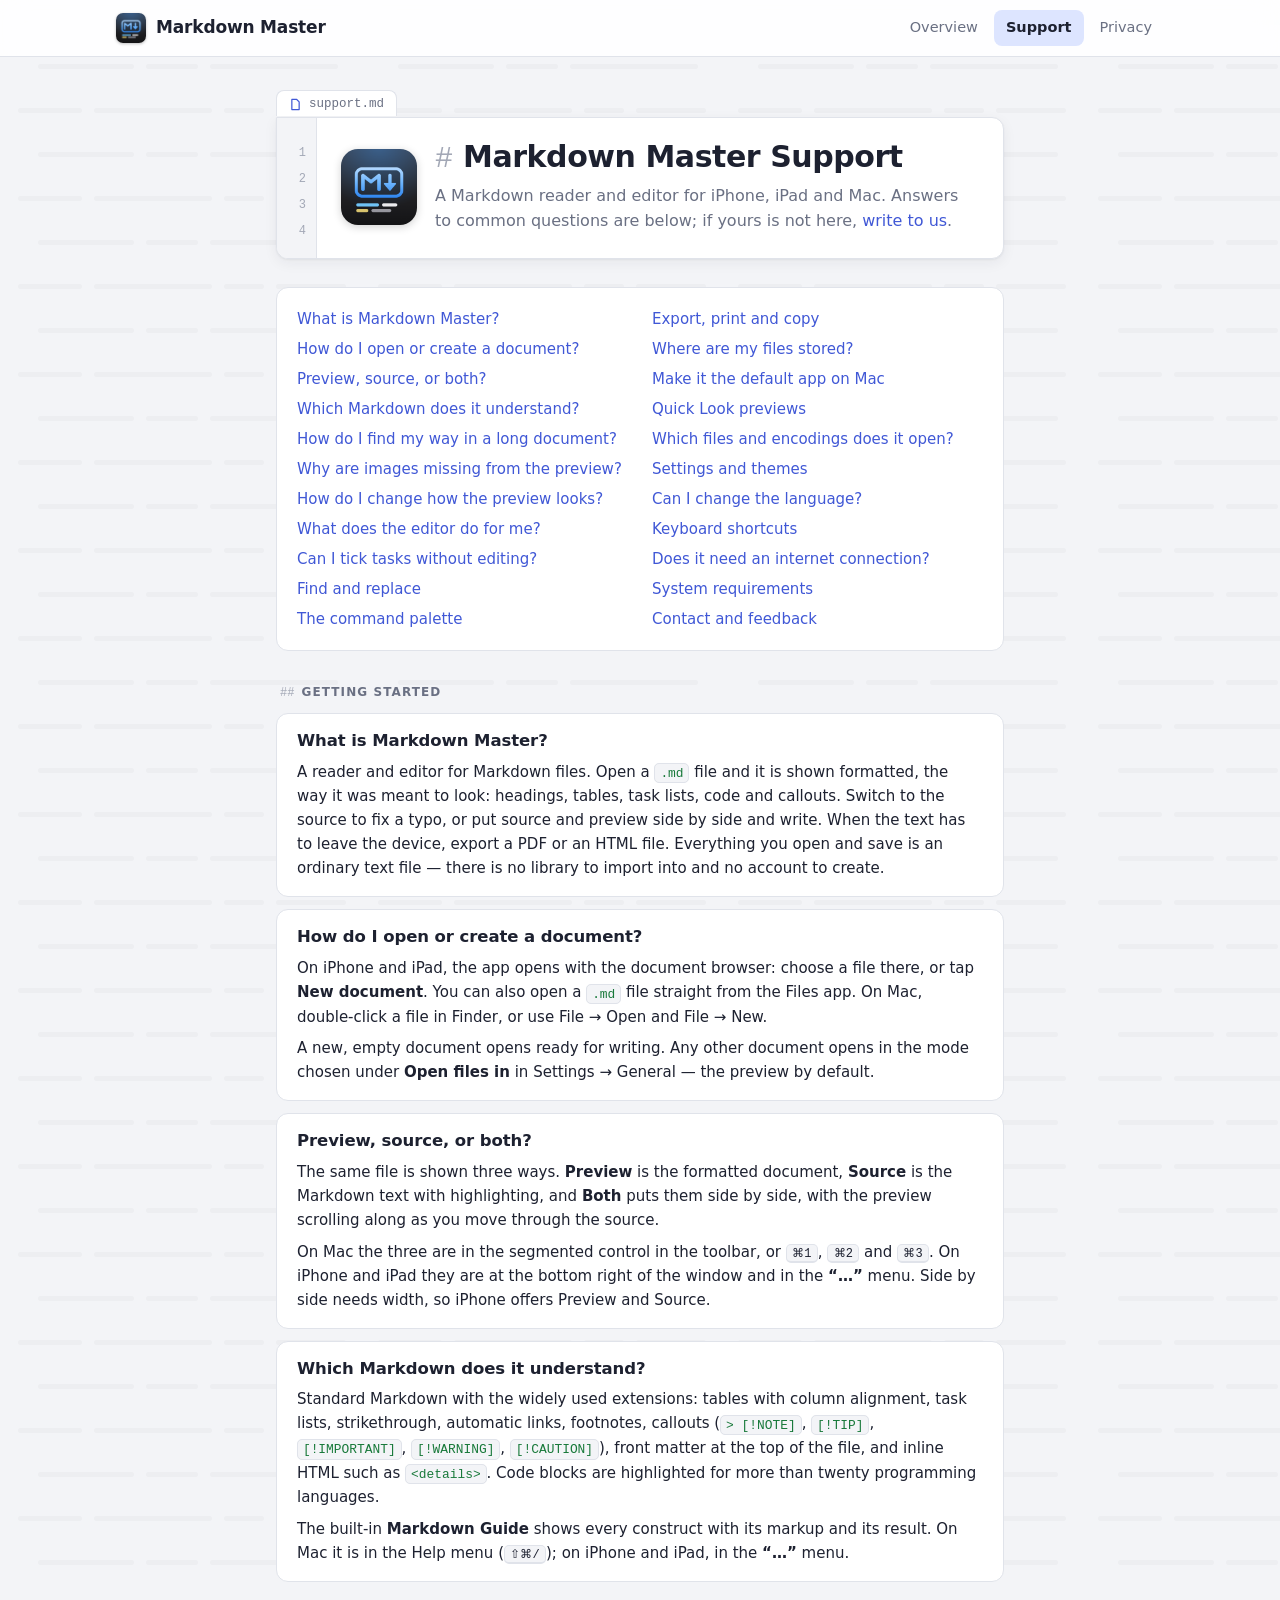
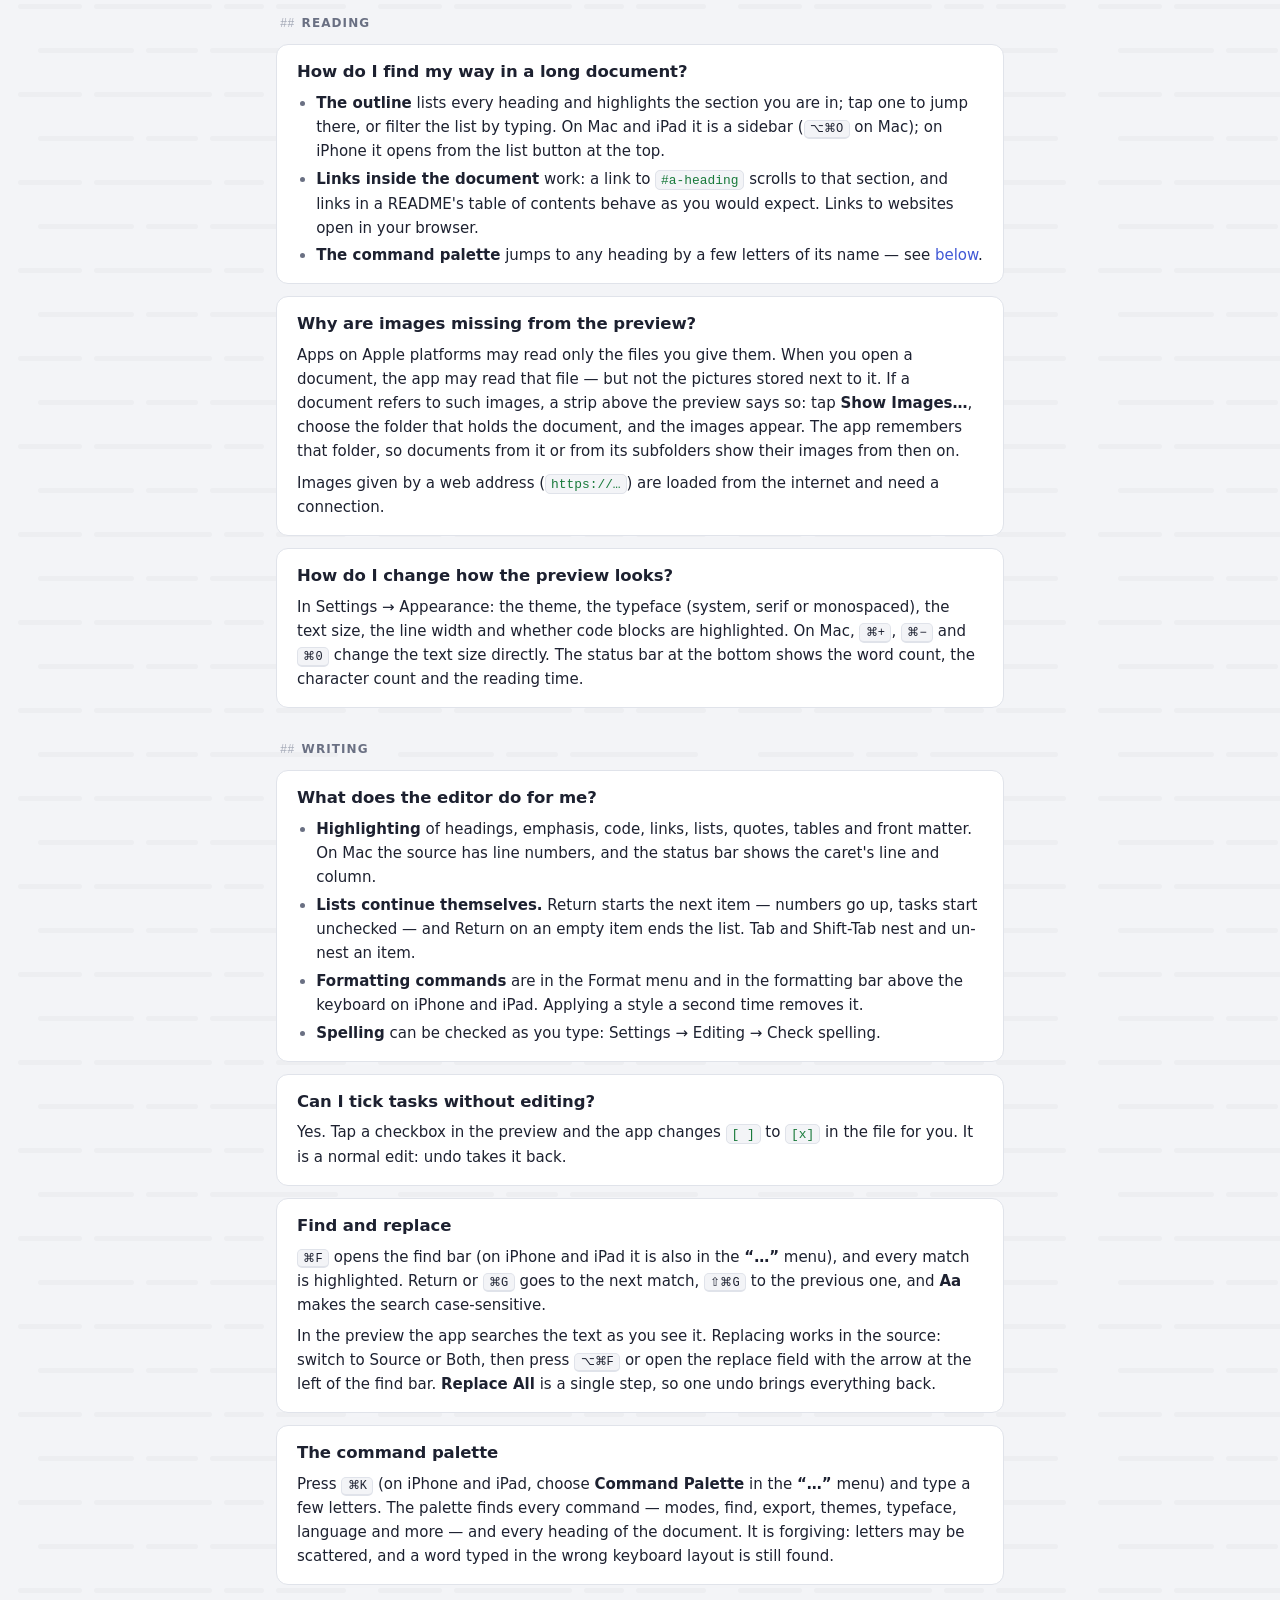
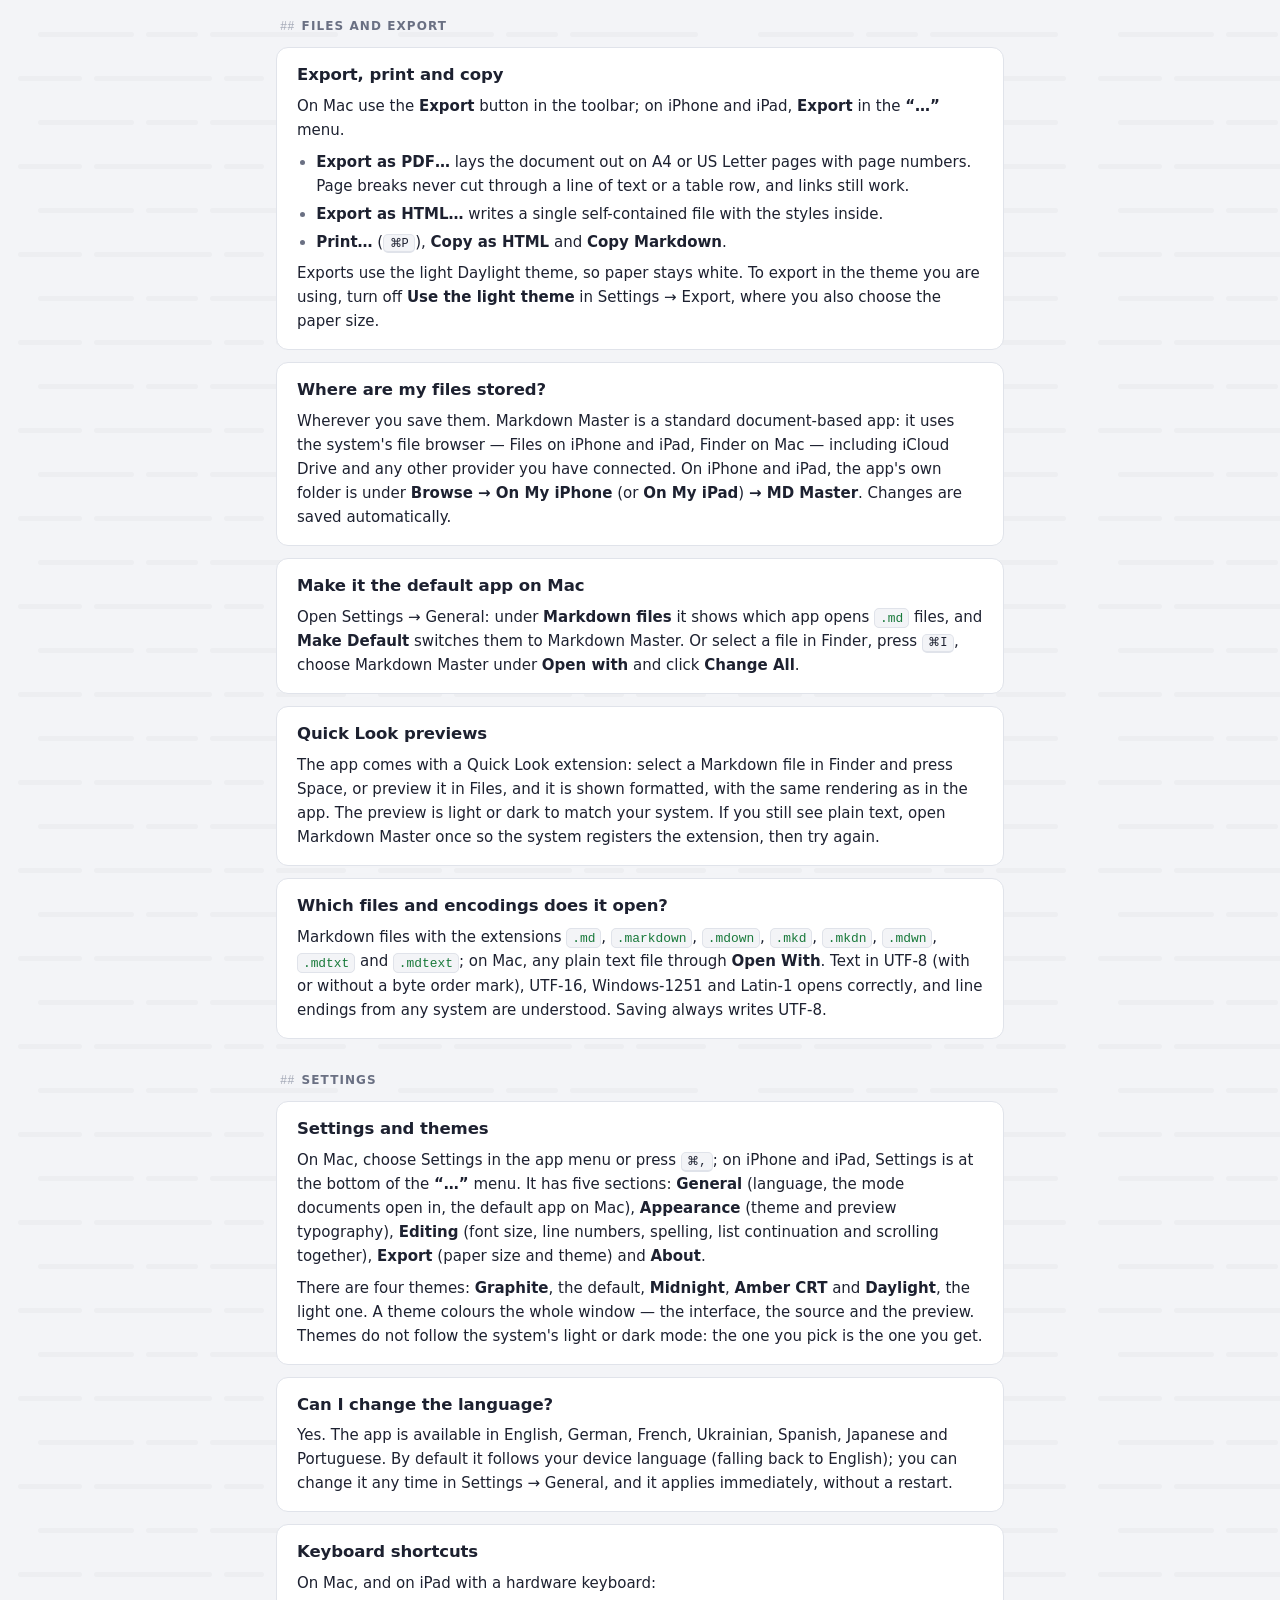
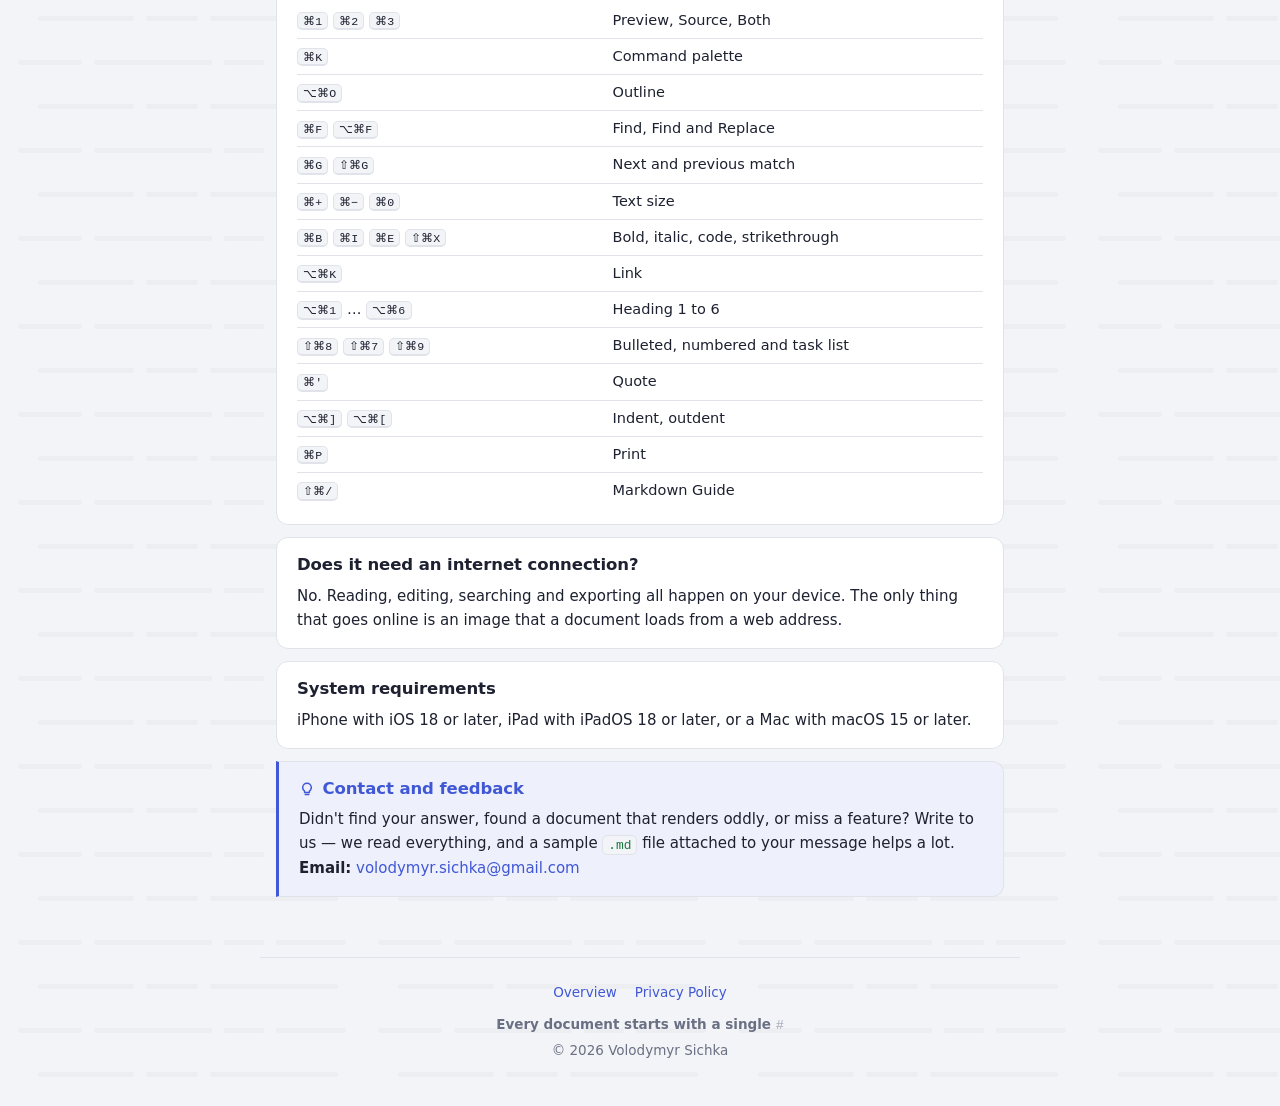
<file: support.html>
<!DOCTYPE html>
<html lang="en">

<head>
  <meta charset="UTF-8" />
  <meta name="viewport" content="width=device-width, initial-scale=1, viewport-fit=cover" />
  <title>Markdown Master — Support</title>
  <meta name="description"
    content="Answers to common questions about Markdown Master, the Markdown reader and editor for iPhone, iPad and Mac." />
  <meta name="theme-color" content="#ffffff" media="(prefers-color-scheme: light)" />
  <meta name="theme-color" content="#232326" media="(prefers-color-scheme: dark)" />
  <link rel="icon" type="image/png" href="assets/favicon.png" />
  <link rel="apple-touch-icon" href="assets/apple-touch-icon.png" />
  <link rel="stylesheet" href="assets/site.css" />
</head>

<body>
  <header class="bar">
    <div class="bar-inner">
      <a class="brand" href="marketing.html"><img src="assets/icon.png" alt="" /><span>Markdown Master</span></a>
      <nav class="nav" aria-label="Site">
        <a href="marketing.html">Overview</a>
        <a href="support.html" aria-current="page">Support</a>
        <a href="privacy-policy.html">Privacy</a>
      </nav>
    </div>
  </header>

  <main class="page">
    <div class="doc">
      <div class="doc-tab" aria-hidden="true">
        <svg viewBox="0 0 16 16" width="13" height="13" fill="none" stroke="currentColor" stroke-width="1.5"
          stroke-linejoin="round">
          <path d="M3.5 1.8h6l3 3v9.4h-9z" />
        </svg>
        support.md
      </div>
      <div class="doc-body">
        <div class="doc-gutter" aria-hidden="true">1
2
3
4</div>
        <div class="doc-main">
          <img src="assets/icon.png" width="76" height="76" alt="Markdown Master app icon" />
          <div>
            <h1><span class="md" aria-hidden="true">#</span>Markdown Master Support</h1>
            <p>A Markdown reader and editor for iPhone, iPad and Mac. Answers to common questions are below; if
              yours is not here, <a href="#contact">write to us</a>.</p>
          </div>
        </div>
      </div>
    </div>

    <div class="card">
      <ul class="toc">
        <li><a href="#what">What is Markdown Master?</a></li>
        <li><a href="#open">How do I open or create a document?</a></li>
        <li><a href="#modes">Preview, source, or both?</a></li>
        <li><a href="#syntax">Which Markdown does it understand?</a></li>
        <li><a href="#outline">How do I find my way in a long document?</a></li>
        <li><a href="#images">Why are images missing from the preview?</a></li>
        <li><a href="#look">How do I change how the preview looks?</a></li>
        <li><a href="#editor">What does the editor do for me?</a></li>
        <li><a href="#tasks">Can I tick tasks without editing?</a></li>
        <li><a href="#find">Find and replace</a></li>
        <li><a href="#palette">The command palette</a></li>
        <li><a href="#export">Export, print and copy</a></li>
        <li><a href="#files">Where are my files stored?</a></li>
        <li><a href="#default">Make it the default app on Mac</a></li>
        <li><a href="#quicklook">Quick Look previews</a></li>
        <li><a href="#encodings">Which files and encodings does it open?</a></li>
        <li><a href="#settings">Settings and themes</a></li>
        <li><a href="#language">Can I change the language?</a></li>
        <li><a href="#keyboard">Keyboard shortcuts</a></li>
        <li><a href="#offline">Does it need an internet connection?</a></li>
        <li><a href="#requirements">System requirements</a></li>
        <li><a href="#contact">Contact and feedback</a></li>
      </ul>
    </div>

    <h2 class="label">Getting started</h2>

    <div class="card" id="what">
      <h3>What is Markdown Master?</h3>
      <p>
        A reader and editor for Markdown files. Open a <code>.md</code> file and it is shown formatted, the way it
        was meant to look: headings, tables, task lists, code and callouts. Switch to the source to fix a typo,
        or put source and preview side by side and write. When the text has to leave the device, export a PDF or
        an HTML file. Everything you open and save is an ordinary text file — there is no library to import into
        and no account to create.
      </p>
    </div>

    <div class="card" id="open">
      <h3>How do I open or create a document?</h3>
      <p>
        On iPhone and iPad, the app opens with the document browser: choose a file there, or tap
        <strong>New document</strong>. You can also open a <code>.md</code> file straight from the Files app. On
        Mac, double-click a file in Finder, or use File → Open and File → New.
      </p>
      <p>
        A new, empty document opens ready for writing. Any other document opens in the mode chosen under
        <strong>Open files in</strong> in Settings → General — the preview by default.
      </p>
    </div>

    <div class="card" id="modes">
      <h3>Preview, source, or both?</h3>
      <p>
        The same file is shown three ways. <strong>Preview</strong> is the formatted document,
        <strong>Source</strong> is the Markdown text with highlighting, and <strong>Both</strong> puts them side by
        side, with the preview scrolling along as you move through the source.
      </p>
      <p>
        On Mac the three are in the segmented control in the toolbar, or <kbd>⌘1</kbd>, <kbd>⌘2</kbd> and
        <kbd>⌘3</kbd>. On iPhone and iPad they are at the bottom right of the window and in the
        <strong>“…”</strong> menu. Side by side needs width, so iPhone offers Preview and Source.
      </p>
    </div>

    <div class="card" id="syntax">
      <h3>Which Markdown does it understand?</h3>
      <p>
        Standard Markdown with the widely used extensions: tables with column alignment, task lists,
        strikethrough, automatic links, footnotes, callouts (<code>&gt; [!NOTE]</code>, <code>[!TIP]</code>,
        <code>[!IMPORTANT]</code>, <code>[!WARNING]</code>, <code>[!CAUTION]</code>), front matter at the top of the
        file, and inline HTML such as <code>&lt;details&gt;</code>. Code blocks are highlighted for more than twenty
        programming languages.
      </p>
      <p>
        The built-in <strong>Markdown Guide</strong> shows every construct with its markup and its result. On Mac
        it is in the Help menu (<kbd>⇧⌘/</kbd>); on iPhone and iPad, in the <strong>“…”</strong> menu.
      </p>
    </div>

    <h2 class="label">Reading</h2>

    <div class="card" id="outline">
      <h3>How do I find my way in a long document?</h3>
      <ul>
        <li><strong>The outline</strong> lists every heading and highlights the section you are in; tap one to jump
          there, or filter the list by typing. On Mac and iPad it is a sidebar (<kbd>⌥⌘O</kbd> on Mac); on iPhone it
          opens from the list button at the top.</li>
        <li><strong>Links inside the document</strong> work: a link to <code>#a-heading</code> scrolls to that
          section, and links in a README's table of contents behave as you would expect. Links to websites open in
          your browser.</li>
        <li><strong>The command palette</strong> jumps to any heading by a few letters of its name — see
          <a href="#palette">below</a>.</li>
      </ul>
    </div>

    <div class="card" id="images">
      <h3>Why are images missing from the preview?</h3>
      <p>
        Apps on Apple platforms may read only the files you give them. When you open a document, the app may read
        that file — but not the pictures stored next to it. If a document refers to such images, a strip above the
        preview says so: tap <strong>Show Images…</strong>, choose the folder that holds the document, and the
        images appear. The app remembers that folder, so documents from it or from its subfolders show their images
        from then on.
      </p>
      <p>
        Images given by a web address (<code>https://…</code>) are loaded from the internet and need a connection.
      </p>
    </div>

    <div class="card" id="look">
      <h3>How do I change how the preview looks?</h3>
      <p>
        In Settings → Appearance: the theme, the typeface (system, serif or monospaced), the text size, the line
        width and whether code blocks are highlighted. On Mac, <kbd>⌘+</kbd>, <kbd>⌘−</kbd> and <kbd>⌘0</kbd>
        change the text size directly. The status bar at the bottom shows the word count, the character count and
        the reading time.
      </p>
    </div>

    <h2 class="label">Writing</h2>

    <div class="card" id="editor">
      <h3>What does the editor do for me?</h3>
      <ul>
        <li><strong>Highlighting</strong> of headings, emphasis, code, links, lists, quotes, tables and front
          matter. On Mac the source has line numbers, and the status bar shows the caret's line and column.</li>
        <li><strong>Lists continue themselves.</strong> Return starts the next item — numbers go up, tasks start
          unchecked — and Return on an empty item ends the list. Tab and Shift-Tab nest and un-nest an item.</li>
        <li><strong>Formatting commands</strong> are in the Format menu and in the formatting bar above the
          keyboard on iPhone and iPad. Applying a style a second time removes it.</li>
        <li><strong>Spelling</strong> can be checked as you type: Settings → Editing → Check spelling.</li>
      </ul>
    </div>

    <div class="card" id="tasks">
      <h3>Can I tick tasks without editing?</h3>
      <p>
        Yes. Tap a checkbox in the preview and the app changes <code>[ ]</code> to <code>[x]</code> in the file for
        you. It is a normal edit: undo takes it back.
      </p>
    </div>

    <div class="card" id="find">
      <h3>Find and replace</h3>
      <p>
        <kbd>⌘F</kbd> opens the find bar (on iPhone and iPad it is also in the <strong>“…”</strong> menu), and every
        match is highlighted. Return or <kbd>⌘G</kbd> goes to the next match, <kbd>⇧⌘G</kbd> to the previous one,
        and <strong>Aa</strong> makes the search case-sensitive.
      </p>
      <p>
        In the preview the app searches the text as you see it. Replacing works in the source: switch to Source or
        Both, then press <kbd>⌥⌘F</kbd> or open the replace field with the arrow at the left of the find bar.
        <strong>Replace All</strong> is a single step, so one undo brings everything back.
      </p>
    </div>

    <div class="card" id="palette">
      <h3>The command palette</h3>
      <p>
        Press <kbd>⌘K</kbd> (on iPhone and iPad, choose <strong>Command Palette</strong> in the
        <strong>“…”</strong> menu) and type a few letters. The palette finds every command — modes, find, export,
        themes, typeface, language and more — and every heading of the document. It is forgiving: letters may be
        scattered, and a word typed in the wrong keyboard layout is still found.
      </p>
    </div>

    <h2 class="label">Files and export</h2>

    <div class="card" id="export">
      <h3>Export, print and copy</h3>
      <p>
        On Mac use the <strong>Export</strong> button in the toolbar; on iPhone and iPad, <strong>Export</strong> in
        the <strong>“…”</strong> menu.
      </p>
      <ul>
        <li><strong>Export as PDF…</strong> lays the document out on A4 or US Letter pages with page numbers. Page
          breaks never cut through a line of text or a table row, and links still work.</li>
        <li><strong>Export as HTML…</strong> writes a single self-contained file with the styles inside.</li>
        <li><strong>Print…</strong> (<kbd>⌘P</kbd>), <strong>Copy as HTML</strong> and <strong>Copy
          Markdown</strong>.</li>
      </ul>
      <p>
        Exports use the light Daylight theme, so paper stays white. To export in the theme you are using, turn off
        <strong>Use the light theme</strong> in Settings → Export, where you also choose the paper size.
      </p>
    </div>

    <div class="card" id="files">
      <h3>Where are my files stored?</h3>
      <p>
        Wherever you save them. Markdown Master is a standard document-based app: it uses the system's file
        browser — Files on iPhone and iPad, Finder on Mac — including iCloud Drive and any other provider you have
        connected. On iPhone and iPad, the app's own folder is under <strong>Browse → On My iPhone</strong> (or
        <strong>On My iPad</strong>) <strong>→ MD Master</strong>. Changes are saved automatically.
      </p>
    </div>

    <div class="card" id="default">
      <h3>Make it the default app on Mac</h3>
      <p>
        Open Settings → General: under <strong>Markdown files</strong> it shows which app opens <code>.md</code>
        files, and <strong>Make Default</strong> switches them to Markdown Master. Or select a file in Finder, press
        <kbd>⌘I</kbd>, choose Markdown Master under <strong>Open with</strong> and click <strong>Change
        All</strong>.
      </p>
    </div>

    <div class="card" id="quicklook">
      <h3>Quick Look previews</h3>
      <p>
        The app comes with a Quick Look extension: select a Markdown file in Finder and press Space, or preview it
        in Files, and it is shown formatted, with the same rendering as in the app. The preview is light or dark to
        match your system. If you still see plain text, open Markdown Master once so the system registers the
        extension, then try again.
      </p>
    </div>

    <div class="card" id="encodings">
      <h3>Which files and encodings does it open?</h3>
      <p>
        Markdown files with the extensions <code>.md</code>, <code>.markdown</code>, <code>.mdown</code>,
        <code>.mkd</code>, <code>.mkdn</code>, <code>.mdwn</code>, <code>.mdtxt</code> and <code>.mdtext</code>;
        on Mac, any plain text file through <strong>Open With</strong>. Text in UTF-8 (with or without a byte order
        mark), UTF-16, Windows-1251 and Latin-1 opens correctly, and line endings from any system are understood.
        Saving always writes UTF-8.
      </p>
    </div>

    <h2 class="label">Settings</h2>

    <div class="card" id="settings">
      <h3>Settings and themes</h3>
      <p>
        On Mac, choose Settings in the app menu or press <kbd>⌘,</kbd>; on iPhone and iPad, Settings is at the
        bottom of the <strong>“…”</strong> menu. It has five sections: <strong>General</strong> (language, the mode
        documents open in, the default app on Mac), <strong>Appearance</strong> (theme and preview typography),
        <strong>Editing</strong> (font size, line numbers, spelling, list continuation and scrolling together),
        <strong>Export</strong> (paper size and theme) and <strong>About</strong>.
      </p>
      <p>
        There are four themes: <strong>Graphite</strong>, the default, <strong>Midnight</strong>, <strong>Amber
        CRT</strong> and <strong>Daylight</strong>, the light one. A theme colours the whole window — the
        interface, the source and the preview. Themes do not follow the system's light or dark mode: the one you
        pick is the one you get.
      </p>
    </div>

    <div class="card" id="language">
      <h3>Can I change the language?</h3>
      <p>
        Yes. The app is available in English, German, French, Ukrainian, Spanish, Japanese and Portuguese. By
        default it follows your device language (falling back to English); you can change it any time in Settings →
        General, and it applies immediately, without a restart.
      </p>
    </div>

    <div class="card" id="keyboard">
      <h3>Keyboard shortcuts</h3>
      <p>On Mac, and on iPad with a hardware keyboard:</p>
      <table class="keys">
        <tr><td><kbd>⌘1</kbd> <kbd>⌘2</kbd> <kbd>⌘3</kbd></td><td>Preview, Source, Both</td></tr>
        <tr><td><kbd>⌘K</kbd></td><td>Command palette</td></tr>
        <tr><td><kbd>⌥⌘O</kbd></td><td>Outline</td></tr>
        <tr><td><kbd>⌘F</kbd> <kbd>⌥⌘F</kbd></td><td>Find, Find and Replace</td></tr>
        <tr><td><kbd>⌘G</kbd> <kbd>⇧⌘G</kbd></td><td>Next and previous match</td></tr>
        <tr><td><kbd>⌘+</kbd> <kbd>⌘−</kbd> <kbd>⌘0</kbd></td><td>Text size</td></tr>
        <tr><td><kbd>⌘B</kbd> <kbd>⌘I</kbd> <kbd>⌘E</kbd> <kbd>⇧⌘X</kbd></td><td>Bold, italic, code, strikethrough</td></tr>
        <tr><td><kbd>⌥⌘K</kbd></td><td>Link</td></tr>
        <tr><td><kbd>⌥⌘1</kbd> … <kbd>⌥⌘6</kbd></td><td>Heading 1 to 6</td></tr>
        <tr><td><kbd>⇧⌘8</kbd> <kbd>⇧⌘7</kbd> <kbd>⇧⌘9</kbd></td><td>Bulleted, numbered and task list</td></tr>
        <tr><td><kbd>⌘'</kbd></td><td>Quote</td></tr>
        <tr><td><kbd>⌥⌘]</kbd> <kbd>⌥⌘[</kbd></td><td>Indent, outdent</td></tr>
        <tr><td><kbd>⌘P</kbd></td><td>Print</td></tr>
        <tr><td><kbd>⇧⌘/</kbd></td><td>Markdown Guide</td></tr>
      </table>
    </div>

    <div class="card" id="offline">
      <h3>Does it need an internet connection?</h3>
      <p>
        No. Reading, editing, searching and exporting all happen on your device. The only thing that goes online is
        an image that a document loads from a web address.
      </p>
    </div>

    <div class="card" id="requirements">
      <h3>System requirements</h3>
      <p>
        iPhone with iOS 18 or later, iPad with iPadOS 18 or later, or a Mac with macOS 15 or later.
      </p>
    </div>

    <div class="card callout" id="contact">
      <h2>
        <svg viewBox="0 0 16 16" width="16" height="16" fill="none" stroke="currentColor" stroke-width="1.5"
          stroke-linecap="round" stroke-linejoin="round" aria-hidden="true">
          <path d="M5.6 10.2C4.4 9.3 3.7 8 3.7 6.6a4.3 4.3 0 0 1 8.6 0c0 1.4-.7 2.7-1.9 3.6v1.3H5.6z" />
          <path d="M6.2 13.6h3.6" />
        </svg>
        Contact and feedback
      </h2>
      <p>
        Didn't find your answer, found a document that renders oddly, or miss a feature? Write to us — we read
        everything, and a sample <code>.md</code> file attached to your message helps a lot.<br />
        <strong>Email:</strong>
        <a href="mailto:volodymyr.sichka@gmail.com?subject=Markdown%20Master%20support">volodymyr.sichka@gmail.com</a>
      </p>
    </div>
  </main>

  <footer class="foot">
    <nav aria-label="Footer">
      <a href="marketing.html">Overview</a>
      <a href="privacy-policy.html">Privacy Policy</a>
    </nav>
    <p class="motto">Every document starts with a single <span class="md">#</span></p>
    <p>© 2026 Volodymyr Sichka</p>
  </footer>
</body>

</html>
</file>
<file: assets/site.css>
/*
  Markdown Master — shared style for the website.

  The colours are the app's own (ThemeColors in the app's source, shared
  with JSON Master): the Daylight theme by day, the default Graphite theme at
  night, following the visitor's system setting. The hero is always Graphite,
  like the app icon and the App Store screenshots. Shapes on the page borrow
  the app's Markdown look: a document tab with a line-number gutter, "#"
  markers in the punctuation colour, task-list checkboxes, a Note callout and
  faint lines of text in the background.
*/

:root {
  color-scheme: light dark;

  /* Daylight theme */
  --page: #f3f4f7;
  --card: #ffffff;
  --field: #f3f4f7;
  --gutter: #f3f4f7;
  --edge: #e0e3ea;
  --text: #1d2130;
  --dim: #6a7083;
  --accent: #4058d6;
  --accent-dim: #8193ea;
  --on-accent: #ffffff;
  --selection: #dde5ff;
  --punct: #a3a8b6;
  --key: #2a44b8;
  --string: #18793a;
  --number: #c24a0e;
  --boolean: #8a2fd6;
  --success: #15964b;
  --warning: #c77700;
  --danger: #d7263d;
  --panel-shadow: 0 1px 2px rgba(29, 33, 48, 0.05), 0 4px 14px rgba(29, 33, 48, 0.06);
  --lines: url("data:image/svg+xml,%3Csvg xmlns='http://www.w3.org/2000/svg' width='360' height='88'%3E%3Cg fill='%231D2130' fill-opacity='0.026'%3E%3Crect x='18' y='20' width='64' height='5' rx='2.5'/%3E%3Crect x='94' y='20' width='118' height='5' rx='2.5'/%3E%3Crect x='224' y='20' width='40' height='5' rx='2.5'/%3E%3Crect x='276' y='20' width='70' height='5' rx='2.5'/%3E%3Crect x='38' y='64' width='96' height='5' rx='2.5'/%3E%3Crect x='146' y='64' width='52' height='5' rx='2.5'/%3E%3Crect x='210' y='64' width='128' height='5' rx='2.5'/%3E%3C/g%3E%3C/svg%3E");

  /* The hero is Graphite in both modes. */
  --hero-text: #ececef;
  --hero-dim: #b4b4bc;
  --hero-accent: #3d9bff;
  --hero-sky: #6cc4fa;
  --hero-lines: url("data:image/svg+xml,%3Csvg xmlns='http://www.w3.org/2000/svg' width='360' height='88'%3E%3Cg fill='%23FFFFFF' fill-opacity='0.032'%3E%3Crect x='18' y='20' width='64' height='5' rx='2.5'/%3E%3Crect x='94' y='20' width='118' height='5' rx='2.5'/%3E%3Crect x='224' y='20' width='40' height='5' rx='2.5'/%3E%3Crect x='276' y='20' width='70' height='5' rx='2.5'/%3E%3Crect x='38' y='64' width='96' height='5' rx='2.5'/%3E%3Crect x='146' y='64' width='52' height='5' rx='2.5'/%3E%3Crect x='210' y='64' width='128' height='5' rx='2.5'/%3E%3C/g%3E%3C/svg%3E");

  --sans: -apple-system, BlinkMacSystemFont, system-ui, "SF Pro Text", "Segoe UI", Roboto, Helvetica, Arial,
    sans-serif;
  --mono: ui-monospace, "SF Mono", SFMono-Regular, Menlo, Consolas, "Liberation Mono", monospace;
}

@media (prefers-color-scheme: dark) {
  :root {
    /* Graphite theme */
    --page: #1b1b1d;
    --card: #232326;
    --field: #2d2d31;
    --gutter: #1f1f22;
    --edge: #37373c;
    --text: #ececef;
    --dim: #96969e;
    --accent: #3d9bff;
    --accent-dim: #2d6bb0;
    --on-accent: #ffffff;
    --selection: #203a61;
    --punct: #6a6a73;
    --key: #6fc3f7;
    --string: #ff7a6b;
    --number: #d9c46e;
    --boolean: #ff69b0;
    --success: #3ed65a;
    --warning: #ffa425;
    --danger: #ff5147;
    --panel-shadow: 0 1px 2px rgba(0, 0, 0, 0.3), 0 4px 14px rgba(0, 0, 0, 0.25);
    --lines: url("data:image/svg+xml,%3Csvg xmlns='http://www.w3.org/2000/svg' width='360' height='88'%3E%3Cg fill='%23FFFFFF' fill-opacity='0.022'%3E%3Crect x='18' y='20' width='64' height='5' rx='2.5'/%3E%3Crect x='94' y='20' width='118' height='5' rx='2.5'/%3E%3Crect x='224' y='20' width='40' height='5' rx='2.5'/%3E%3Crect x='276' y='20' width='70' height='5' rx='2.5'/%3E%3Crect x='38' y='64' width='96' height='5' rx='2.5'/%3E%3Crect x='146' y='64' width='52' height='5' rx='2.5'/%3E%3Crect x='210' y='64' width='128' height='5' rx='2.5'/%3E%3C/g%3E%3C/svg%3E");
  }
}

*,
*::before,
*::after {
  box-sizing: border-box;
}

html {
  -webkit-text-size-adjust: 100%;
}

body {
  margin: 0;
  font-family: var(--sans);
  font-size: 16px;
  line-height: 1.6;
  color: var(--text);
  background-color: var(--page);
  background-image: var(--lines);
  -webkit-font-smoothing: antialiased;
}

::selection {
  background: var(--selection);
}

img {
  max-width: 100%;
  height: auto;
}

a {
  color: var(--accent);
  text-decoration: none;
}

a:hover {
  text-decoration: underline;
  text-underline-offset: 2px;
}

:focus-visible {
  outline: 2px solid var(--accent);
  outline-offset: 2px;
  border-radius: 6px;
}

strong {
  font-weight: 650;
}

/* Inline code and keys, as the app's preview draws them. */
code {
  font-family: var(--mono);
  font-size: 0.86em;
  padding: 0.12em 0.38em;
  background: var(--field);
  border: 1px solid var(--edge);
  border-radius: 5px;
  color: var(--string);
  white-space: nowrap;
}

kbd {
  display: inline-block;
  padding: 0.05em 0.45em;
  font: 500 0.8em var(--mono);
  color: var(--text);
  background: var(--field);
  border: 1px solid var(--edge);
  border-bottom-width: 2px;
  border-radius: 5px;
  white-space: nowrap;
}

/* A Markdown marker ("#", "##") in the source editor's punctuation colour. */
.md {
  font-family: var(--mono);
  font-weight: 500;
  color: var(--punct);
}

/* ---------------------------------------------------------------- Window bar */

.bar {
  position: sticky;
  top: 0;
  z-index: 10;
  background: color-mix(in srgb, var(--card) 88%, transparent);
  -webkit-backdrop-filter: saturate(1.6) blur(14px);
  backdrop-filter: saturate(1.6) blur(14px);
  border-bottom: 1px solid var(--edge);
  padding-top: env(safe-area-inset-top);
}

.bar-inner {
  max-width: 1080px;
  margin: 0 auto;
  height: 56px;
  padding: 0 16px;
  display: flex;
  align-items: center;
  gap: 12px;
}

.brand {
  display: flex;
  align-items: center;
  gap: 10px;
  color: inherit;
  font-weight: 700;
  font-size: 17px;
  letter-spacing: -0.01em;
  flex-shrink: 0;
}

.brand:hover {
  text-decoration: none;
}

.brand img {
  width: 30px;
  height: 30px;
  border-radius: 7px;
  box-shadow: 0 1px 3px rgba(0, 0, 0, 0.25);
}

.nav {
  margin-left: auto;
  display: flex;
  gap: 4px;
}

.nav a {
  color: var(--dim);
  font-size: 14.5px;
  font-weight: 500;
  padding: 6px 12px;
  border-radius: 8px;
}

.nav a:hover {
  color: var(--text);
  background: var(--field);
  text-decoration: none;
}

/* The current page, like a selected segment in the app's toolbar. */
.nav a[aria-current="page"] {
  color: var(--text);
  background: var(--selection);
  font-weight: 600;
}

@media (max-width: 520px) {
  .brand span {
    display: none;
  }

  .nav a {
    padding: 6px 10px;
  }
}

/* ---------------------------------------------------------------- Documents */

.page {
  max-width: 760px;
  margin: 0 auto;
  padding: 32px 16px 24px;
}

/* A page title drawn as a Markdown file open in the app: the file name in a
   tab, line numbers in the gutter, "#" before the heading. */
.doc {
  margin-bottom: 28px;
}

.doc-tab {
  display: inline-flex;
  align-items: center;
  gap: 7px;
  position: relative;
  top: 1px;
  padding: 6px 12px 5px;
  font: 500 12.5px var(--mono);
  color: var(--dim);
  background: var(--card);
  border: 1px solid var(--edge);
  border-bottom: 0;
  border-radius: 8px 8px 0 0;
}

.doc-tab svg {
  color: var(--accent);
}

.doc-body {
  display: flex;
  background: var(--card);
  border: 1px solid var(--edge);
  border-radius: 0 12px 12px 12px;
  box-shadow: var(--panel-shadow);
  overflow: hidden;
}

.doc-gutter {
  flex: 0 0 40px;
  padding: 22px 10px 0 0;
  background: var(--gutter);
  border-right: 1px solid var(--edge);
  font: 12px/26px var(--mono);
  color: var(--punct);
  text-align: right;
  white-space: pre;
  user-select: none;
}

.doc-main {
  padding: 22px 24px 24px;
  display: flex;
  gap: 18px;
  align-items: center;
  min-width: 0;
}

.doc-main img {
  flex-shrink: 0;
  width: 76px;
  height: 76px;
  border-radius: 17px;
  display: block;
  box-shadow: 0 2px 8px rgba(0, 0, 0, 0.18);
}

.doc h1 {
  font-size: 30px;
  font-weight: 700;
  line-height: 1.15;
  letter-spacing: -0.015em;
  margin: 0 0 6px;
}

.doc h1 .md {
  margin-right: 0.35em;
}

.doc p {
  margin: 0;
  color: var(--dim);
}

@media (max-width: 520px) {
  .doc-gutter {
    flex-basis: 30px;
    padding-right: 7px;
  }

  .doc-main {
    flex-direction: column;
    align-items: flex-start;
    padding: 18px 18px 20px;
  }

  .doc h1 {
    font-size: 26px;
  }
}

/* Section headers: small spaced capitals, as in the app's settings, after a "##". */
.label {
  font-size: 12px;
  font-weight: 700;
  text-transform: uppercase;
  letter-spacing: 0.09em;
  color: var(--dim);
  margin: 32px 4px 10px;
}

.label::before {
  content: "## ";
  font-family: var(--mono);
  font-weight: 500;
  letter-spacing: 0;
  color: var(--punct);
}

.card {
  background: var(--card);
  border: 1px solid var(--edge);
  border-radius: 12px;
  padding: 16px 20px;
  margin-bottom: 12px;
}

.card h2,
.card h3 {
  font-size: 16.5px;
  line-height: 1.35;
  margin: 0 0 6px;
  letter-spacing: -0.005em;
}

.card p,
.card li {
  font-size: 15px;
}

.card p {
  margin: 0.5em 0;
}

.card p:last-child {
  margin-bottom: 0;
}

.card ul {
  margin: 0.5em 0 0;
  padding-left: 1.2em;
}

.card li + li {
  margin-top: 0.25em;
}

.card li::marker {
  color: var(--dim);
}

/* A callout, as the app renders "> [!NOTE]". */
.callout {
  border-left: 3px solid var(--accent);
  border-radius: 0 12px 12px 0;
  background: color-mix(in srgb, var(--accent) 9%, var(--card));
}

.callout h2 {
  display: flex;
  align-items: center;
  gap: 0.45em;
  color: var(--accent);
}

.callout h2 svg {
  flex: none;
}

.card .toc {
  columns: 2 220px;
  column-gap: 24px;
  margin: 0;
  padding: 0;
  list-style: none;
}

.toc li {
  break-inside: avoid;
  font-size: 15px;
  padding: 3px 0;
}

.toc li + li {
  margin-top: 0;
}

/* Shortcut tables. */
.keys {
  width: 100%;
  border-collapse: collapse;
  font-size: 14.5px;
  margin-top: 6px;
}

.keys td {
  padding: 6px 0;
  border-top: 1px solid var(--edge);
  vertical-align: top;
}

.keys td:first-child {
  width: 46%;
  padding-right: 12px;
  white-space: nowrap;
}

.keys tr:first-child td {
  border-top: 0;
}

@media (max-width: 520px) {
  .keys td:first-child {
    width: auto;
    white-space: normal;
  }
}

/* ---------------------------------------------------------------- Footer */

.foot {
  max-width: 760px;
  margin: 24px auto 0;
  padding: 24px 16px calc(40px + env(safe-area-inset-bottom));
  text-align: center;
  color: var(--dim);
  font-size: 13.5px;
  border-top: 1px solid var(--edge);
}

.foot p {
  margin: 4px 0;
}

.foot nav {
  display: flex;
  justify-content: center;
  flex-wrap: wrap;
  gap: 6px 18px;
  margin-bottom: 10px;
}

.foot nav a {
  font-weight: 500;
}

.motto {
  font-weight: 600;
}

/* ---------------------------------------------------------------- Landing page */

.hero {
  color: var(--hero-text);
  background-color: #18191d;
  background-image: var(--hero-lines),
    radial-gradient(circle at 20% 0%, rgba(61, 155, 255, 0.36), transparent 58%),
    radial-gradient(circle at 92% 92%, rgba(108, 196, 250, 0.2), transparent 52%),
    linear-gradient(135deg, #2b2e36, #18191d 50%, #0d0d10);
  overflow: hidden;
}

.hero ::selection {
  background: #203a61;
}

.hero-inner {
  max-width: 1080px;
  margin: 0 auto;
  padding: 52px 16px 0;
  text-align: center;
}

.hero-icon {
  width: 104px;
  height: 104px;
  border-radius: 23px;
  margin-bottom: 22px;
  box-shadow: 0 8px 28px rgba(0, 0, 0, 0.45), 0 0 0 1px rgba(255, 255, 255, 0.08);
}

.kicker {
  font-size: 13px;
  font-weight: 700;
  letter-spacing: 0.14em;
  text-transform: uppercase;
  color: var(--hero-sky);
  margin: 0 0 12px;
}

.hero h1 {
  font-size: clamp(34px, 6vw, 60px);
  font-weight: 800;
  line-height: 1.04;
  letter-spacing: -0.025em;
  margin: 0 auto 18px;
  max-width: 820px;
}

/* The highlighted half of a title, as in the App Store captions. */
.hl {
  color: var(--hero-accent);
}

.hero .lede {
  font-size: clamp(16px, 2.2vw, 19px);
  max-width: 660px;
  margin: 0 auto 26px;
  color: var(--hero-dim);
}

.actions {
  display: flex;
  justify-content: center;
  flex-wrap: wrap;
  gap: 10px;
}

.button {
  display: inline-flex;
  align-items: center;
  gap: 8px;
  font-weight: 650;
  font-size: 16px;
  padding: 12px 22px;
  border-radius: 999px;
}

.button:hover {
  text-decoration: none;
  filter: brightness(1.08);
}

.button.primary {
  background: var(--hero-accent);
  color: #ffffff;
  box-shadow: 0 6px 18px rgba(61, 155, 255, 0.3);
}

.button.ghost {
  color: var(--hero-text);
  background: rgba(255, 255, 255, 0.08);
  border: 1px solid rgba(255, 255, 255, 0.2);
}

.button.solid {
  background: var(--accent);
  color: var(--on-accent);
}

.requires {
  font-size: 13.5px;
  color: var(--hero-dim);
  margin: 14px 0 0;
}

.devices {
  display: block;
  width: min(1000px, 100%);
  margin: 30px auto -4px;
}

.wide {
  max-width: 1080px;
  margin: 0 auto;
  padding: 0 16px;
}

.feature {
  display: grid;
  grid-template-columns: 1fr 1fr;
  align-items: center;
  gap: 40px;
  padding: 64px 0 8px;
}

.feature.flip .feature-text {
  order: 2;
}

.feature-art {
  display: flex;
  justify-content: center;
  min-width: 0;
}

/* Widths include the transparent margin each image keeps for its shadow. */
.feature-art img.phone {
  width: 330px;
}

.feature-art img.duo {
  width: 400px;
}

.feature-art img.tablet {
  width: 520px;
}

.feature-art img.laptop {
  width: 640px;
}

.feature .label {
  margin: 0 0 8px;
  color: var(--accent);
}

.feature h2 {
  font-size: clamp(28px, 3.6vw, 38px);
  font-weight: 750;
  line-height: 1.1;
  letter-spacing: -0.02em;
  margin: 0 0 14px;
}

.feature p {
  margin: 0 0 14px;
  font-size: 17px;
}

/* List bullets drawn as ticked task-list checkboxes. */
.tasks {
  list-style: none;
  margin: 0;
  padding: 0;
}

.tasks li {
  position: relative;
  padding-left: 30px;
  margin: 8px 0;
  font-size: 16px;
}

.tasks li::before {
  content: "";
  position: absolute;
  left: 0;
  top: 0.22em;
  width: 18px;
  height: 18px;
  border-radius: 5px;
  background: var(--accent);
}

.tasks li::after {
  content: "";
  position: absolute;
  left: 6.5px;
  top: calc(0.22em + 3px);
  width: 5px;
  height: 10px;
  border: solid var(--on-accent);
  border-width: 0 2px 2px 0;
  transform: rotate(45deg);
}

@media (max-width: 760px) {
  .feature {
    grid-template-columns: 1fr;
    gap: 22px;
    padding-top: 48px;
  }

  .feature.flip .feature-text {
    order: 0;
  }

  .feature-art img.phone {
    width: 270px;
  }

  .feature-art img.duo {
    width: 320px;
  }
}

.section-head {
  text-align: center;
  padding: 72px 0 24px;
}

.section-head h2 {
  font-size: clamp(28px, 3.6vw, 38px);
  font-weight: 750;
  line-height: 1.1;
  letter-spacing: -0.02em;
  margin: 6px 0 0;
}

.section-head .label {
  margin: 0;
  color: var(--accent);
}

.grid {
  display: grid;
  grid-template-columns: repeat(3, 1fr);
  gap: 14px;
}

.grid .card {
  margin: 0;
  padding: 18px 20px 20px;
  box-shadow: var(--panel-shadow);
}

.grid .card h3 {
  font-size: 17px;
  margin: 12px 0 6px;
}

.grid .card p {
  margin: 0;
}

/* A line icon on an accent-tinted tile. */
.glyph {
  width: 38px;
  height: 38px;
  display: grid;
  place-items: center;
  border-radius: 10px;
  color: var(--accent);
  background: color-mix(in srgb, var(--accent) 12%, var(--card));
}

/* The four themes, each as its canvas with its accent. */
.swatches {
  display: flex;
  gap: 6px;
  height: 38px;
  align-items: center;
}

.swatch {
  width: 38px;
  height: 38px;
  border-radius: 10px;
  border: 1px solid var(--edge);
  display: grid;
  place-items: center;
}

.swatch::after {
  content: "";
  width: 12px;
  height: 12px;
  border-radius: 50%;
  background: var(--dot);
}

@media (max-width: 900px) {
  .grid {
    grid-template-columns: repeat(2, 1fr);
  }
}

@media (max-width: 560px) {
  .grid {
    grid-template-columns: 1fr;
  }
}

.closing {
  text-align: center;
  padding: 72px 0 40px;
}

.closing img {
  width: 96px;
  height: 96px;
  border-radius: 22px;
  box-shadow: 0 6px 18px rgba(0, 0, 0, 0.22);
}

.closing h2 {
  font-size: clamp(26px, 3.4vw, 34px);
  font-weight: 750;
  letter-spacing: -0.02em;
  margin: 16px 0 6px;
}

.closing p {
  color: var(--dim);
  margin: 0 0 22px;
}
</file>
